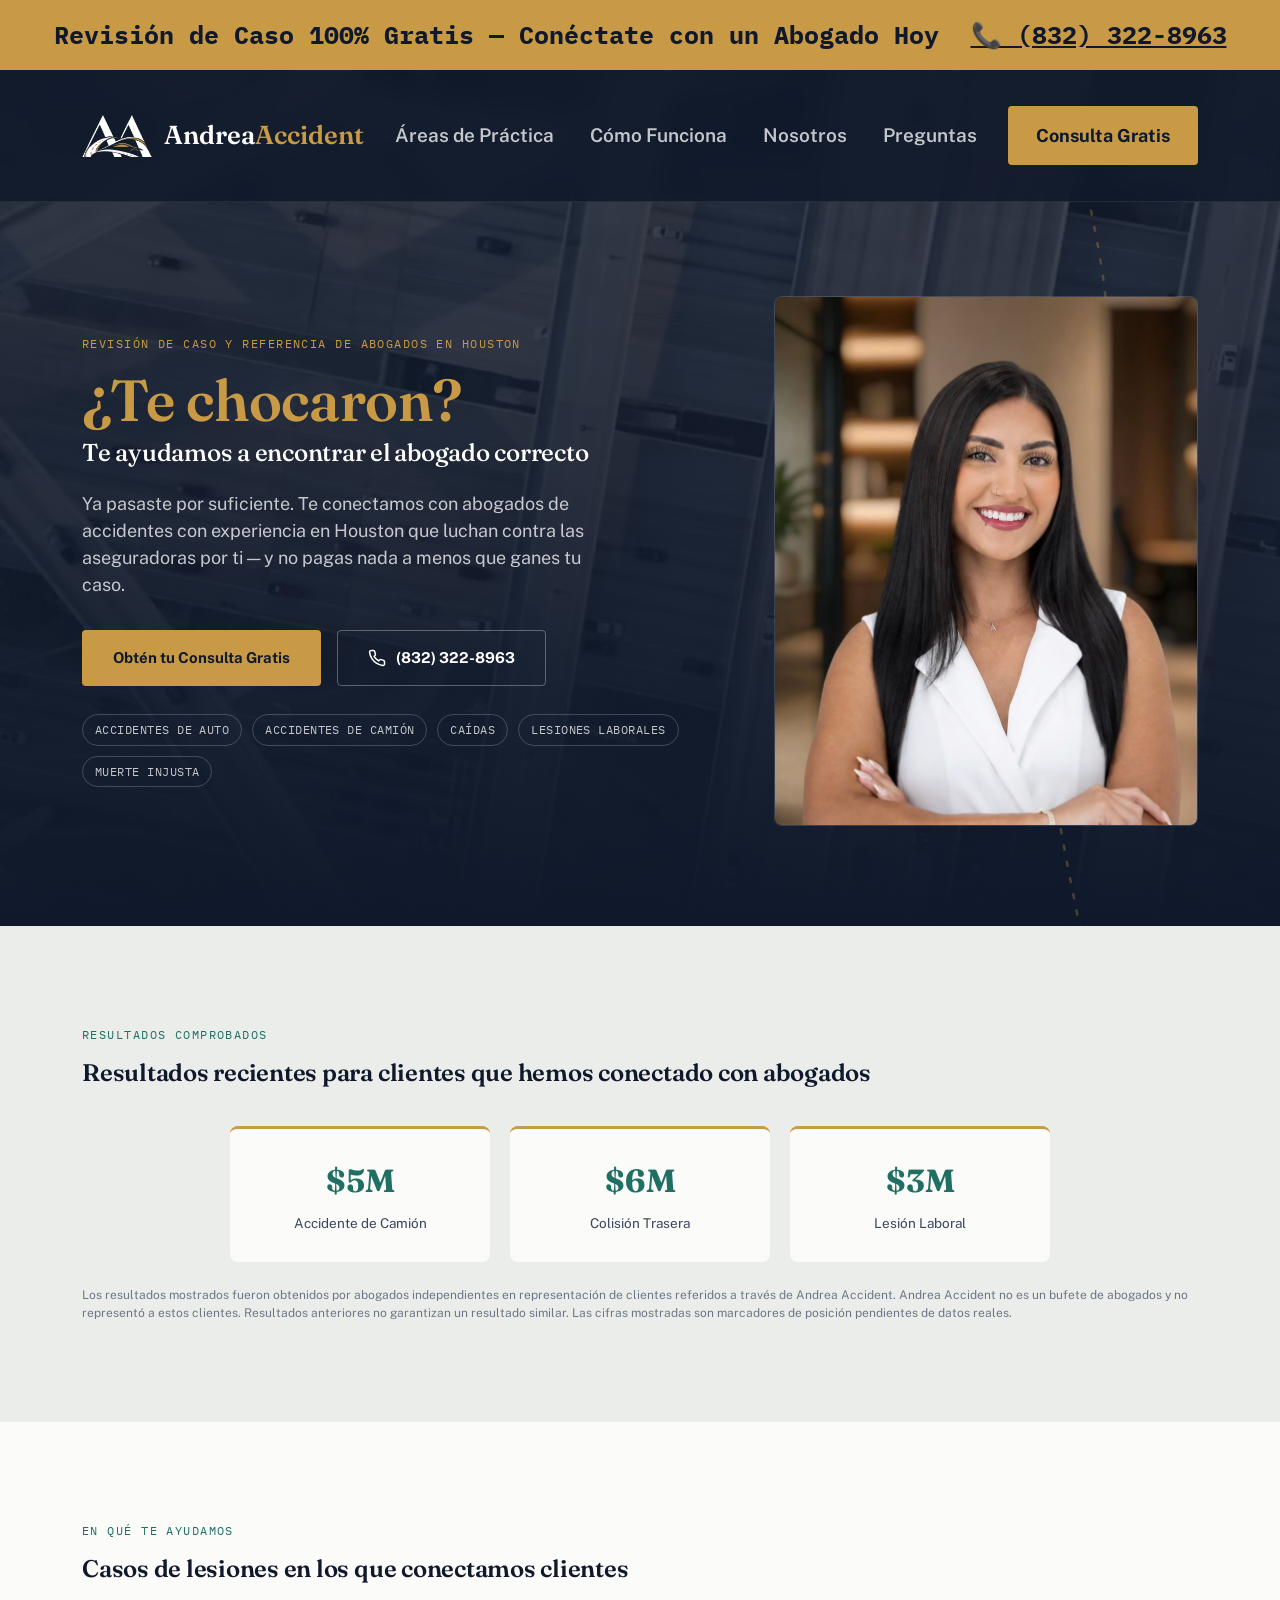
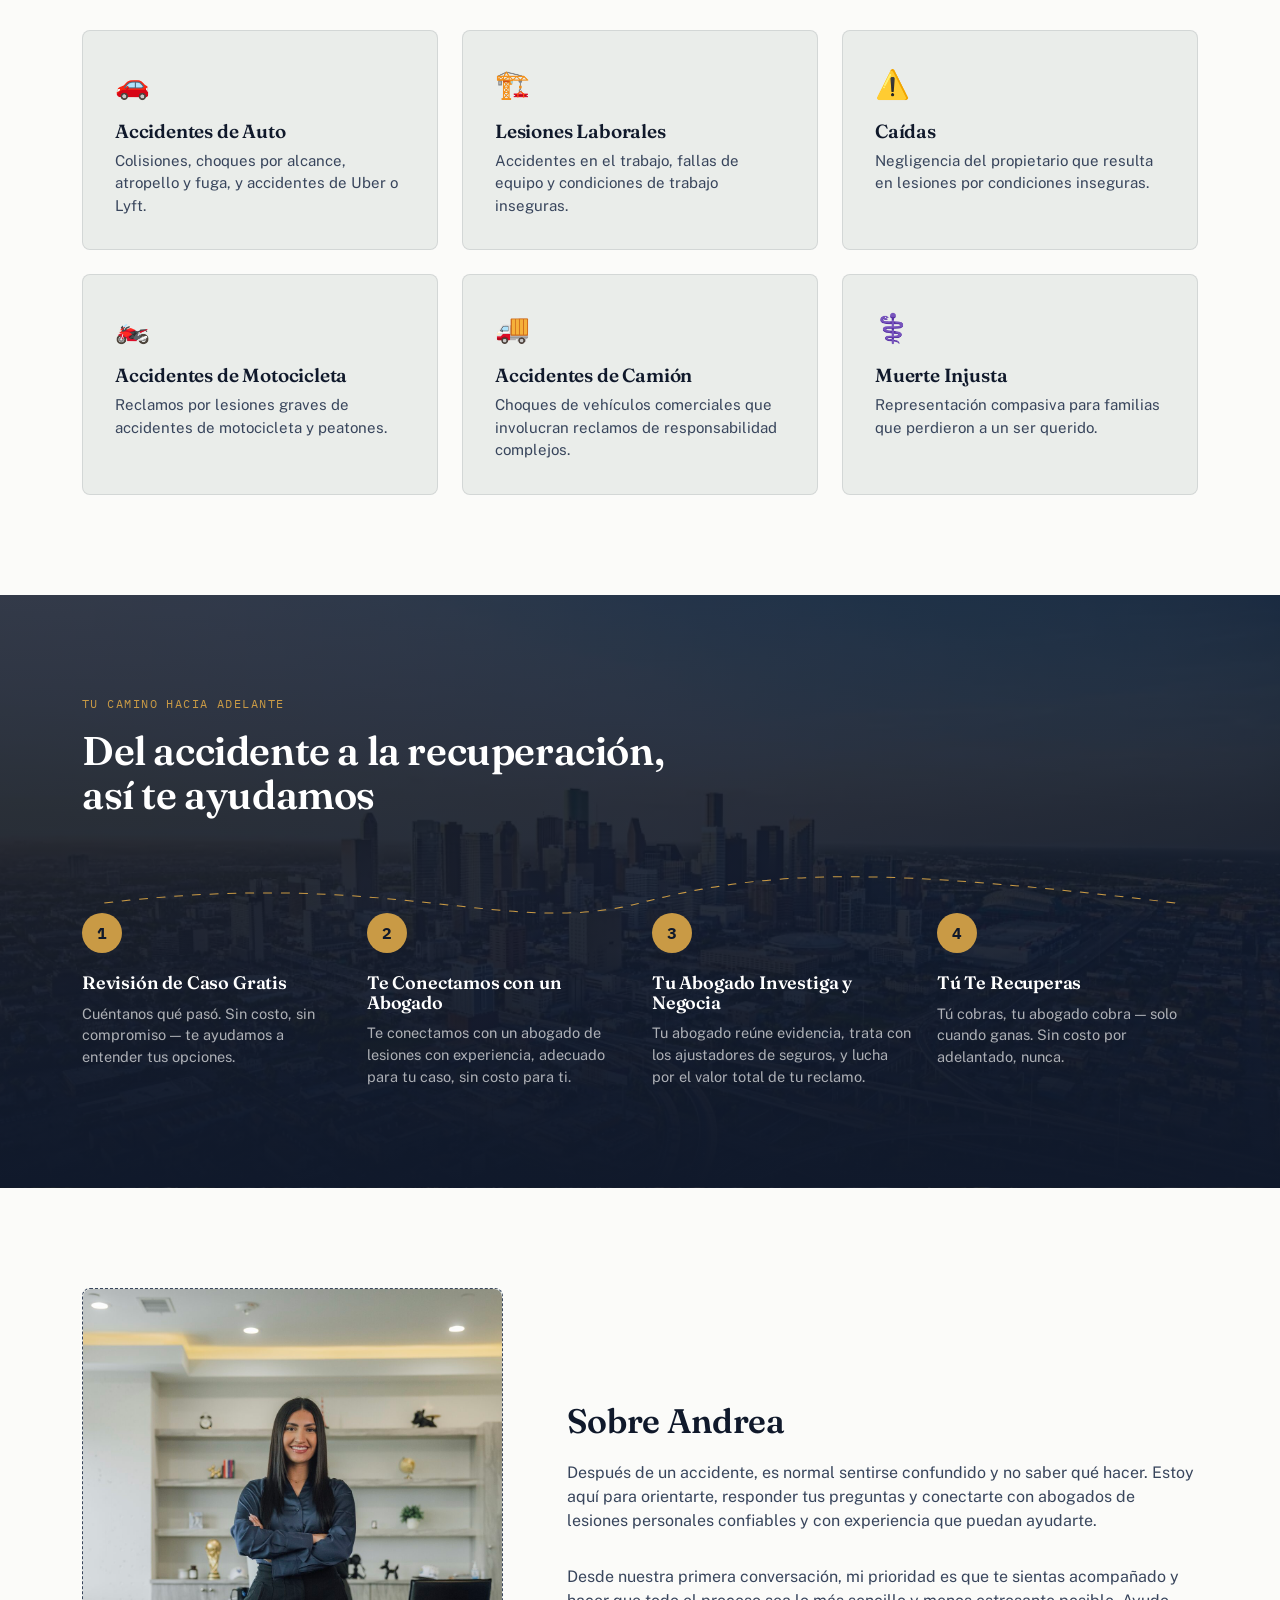
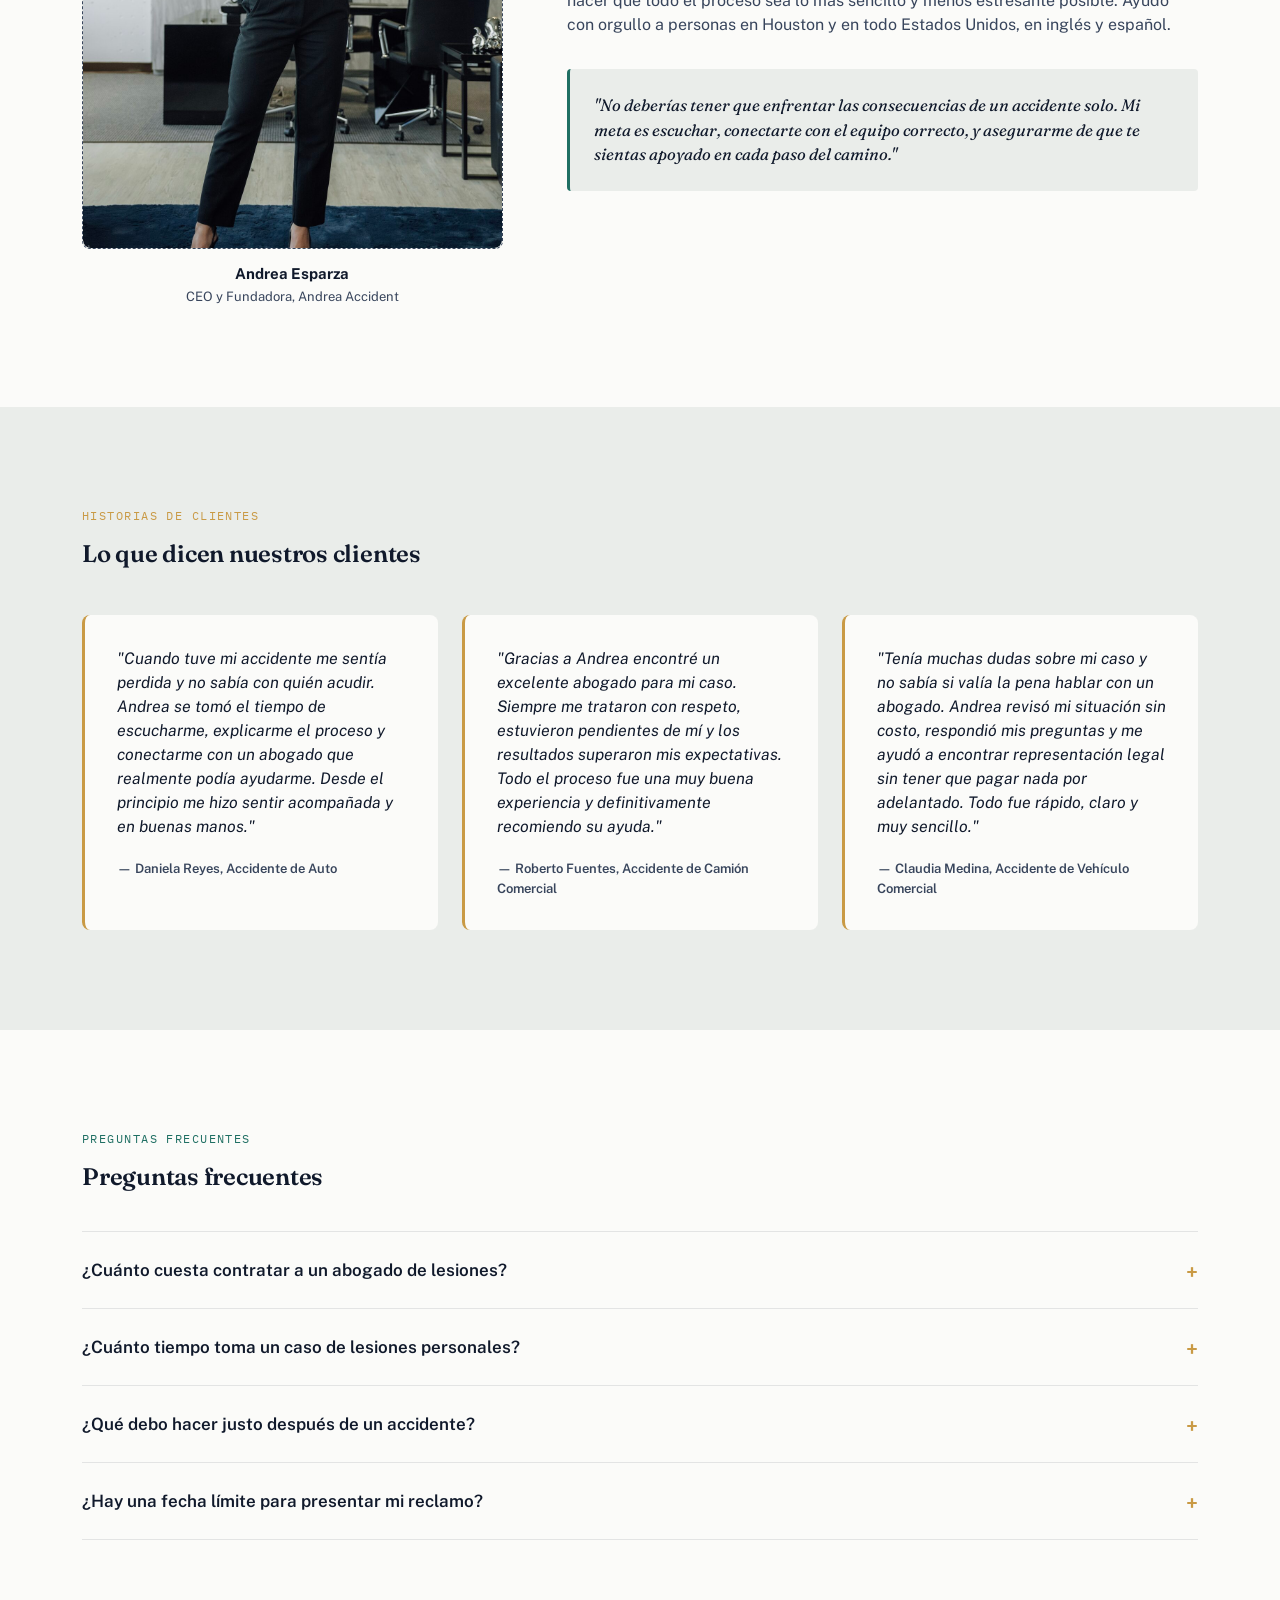
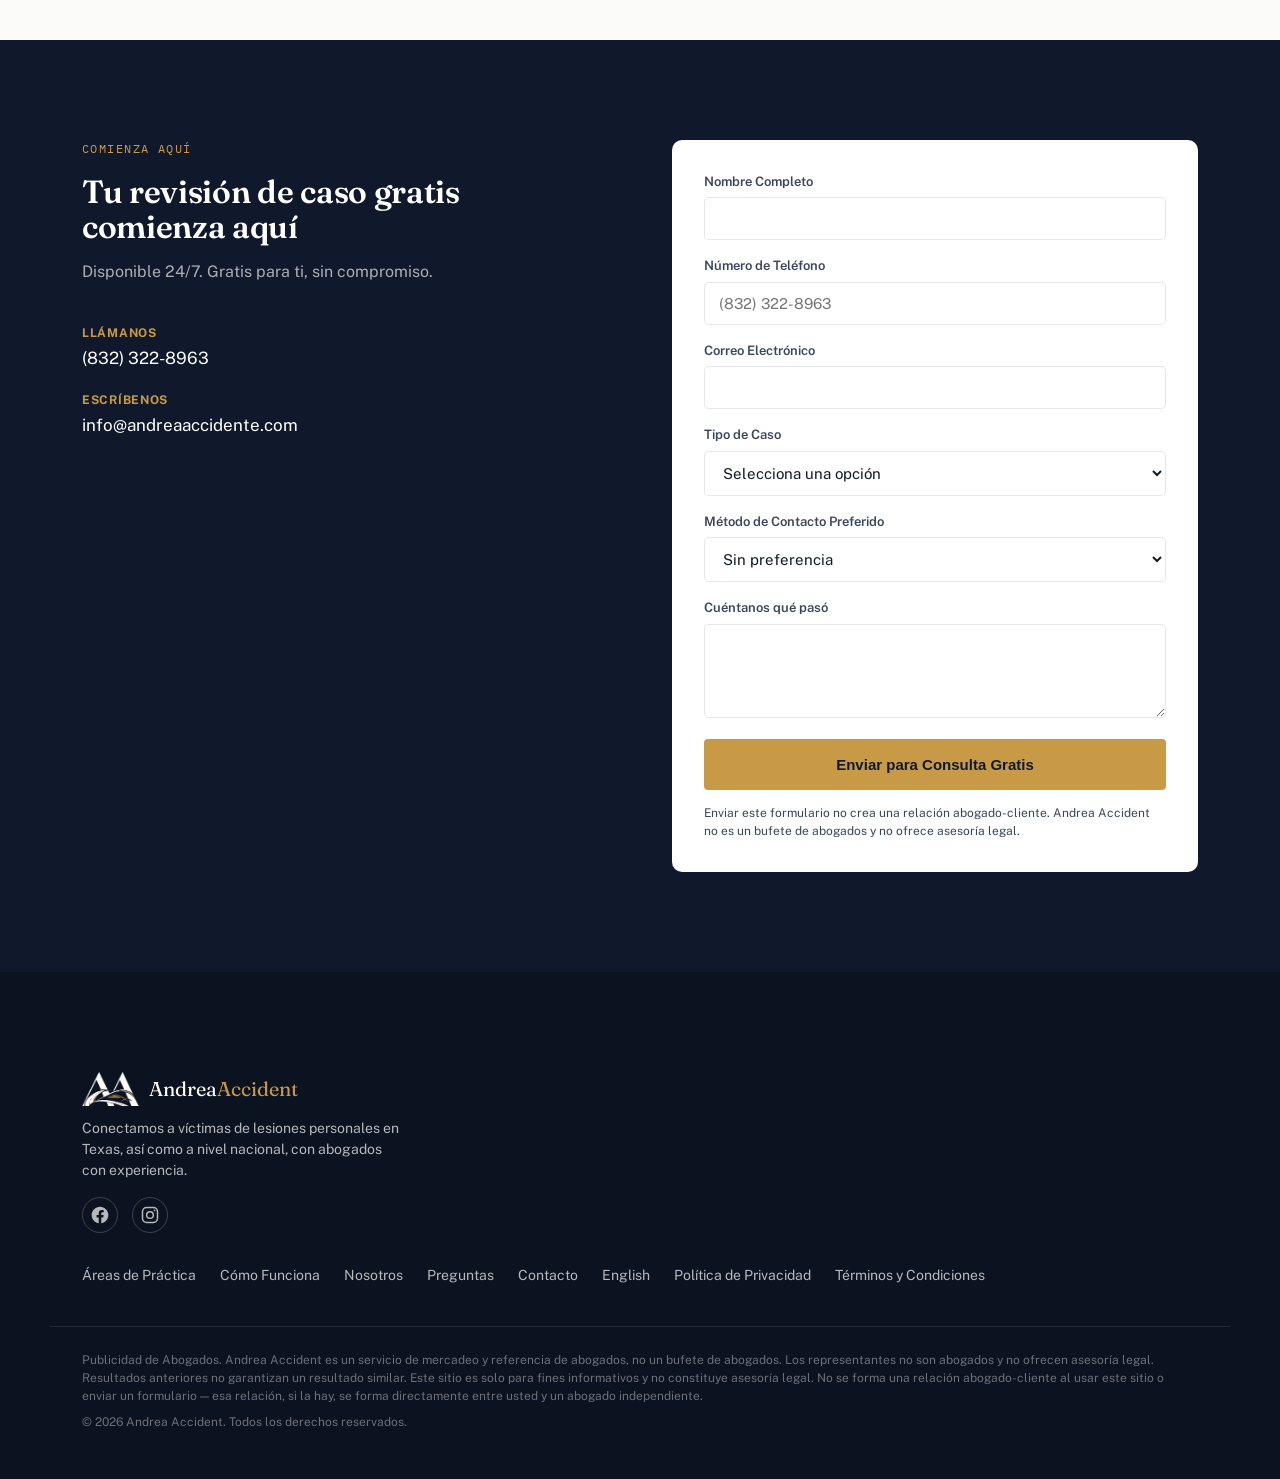
<file: index.html>
<!DOCTYPE html>
<html lang="es">
<head>
<meta charset="UTF-8" />
<meta name="viewport" content="width=device-width, initial-scale=1.0" />
<title>Andrea Accident | Revisión de Caso y Referencia de Abogados, Houston TX</title>
<meta name="description" content="¿Tuviste un accidente en Houston? Obtén una revisión de caso gratis y te conectamos con un abogado de lesiones con experiencia. Sin costo para ti." />
<link rel="preconnect" href="https://fonts.googleapis.com">
<link rel="preconnect" href="https://fonts.gstatic.com" crossorigin>
<link href="https://fonts.googleapis.com/css2?family=Fraunces:opsz,wght@9..144,400;9..144,500;9..144,600;9..144,700&family=Public+Sans:wght@400;500;600;700;800&family=IBM+Plex+Mono:wght@500&display=swap" rel="stylesheet">
<link rel="stylesheet" href="styles.css" />
</head>
<body>

<!-- UTILITY BAR -->
<div class="utility-bar">
  <span>Revisión de Caso 100% Gratis — Conéctate con un Abogado Hoy</span>
  <a href="tel:+18323228963">📞 (832) 322-8963</a>
</div>

<!-- NAV -->
<header class="nav" id="nav">
  <div class="nav-inner">
    <a href="#top" class="nav-logo">
      <img src="assets/logo-icon-white.png" class="logo-icon" alt="" />
      <span class="logo-text">Andrea<span class="logo-accent">Accident</span></span>
    </a>
    <nav class="nav-links">
      <a href="#practice-areas">Áreas de Práctica</a>
      <a href="#journey">Cómo Funciona</a>
      <a href="#about">Nosotros</a>
      <a href="#faq">Preguntas</a>
    </nav>
    <a href="#contact" class="nav-cta">Consulta Gratis</a>
  </div>
</header>

<!-- HERO -->
<section class="hero" id="top">
  <video class="hero-video-bg" autoplay muted loop playsinline poster="assets/hero-video-poster.jpg">
    <source src="assets/hero-bg.mp4" type="video/mp4" />
  </video>
  <div class="hero-video-overlay"></div>
  <div class="hero-inner hero-inner-split">
    <div class="hero-copy">
      <p class="eyebrow">Revisión de Caso y Referencia de Abogados en Houston</p>
      <h1>¿Te chocaron?<br><span class="hero-h1-sub">Te ayudamos a encontrar el abogado correcto</span></h1>
      <p class="hero-sub">Ya pasaste por suficiente. Te conectamos con abogados de accidentes con experiencia en Houston que luchan contra las aseguradoras por ti — y no pagas nada a menos que ganes tu caso.</p>
      <div class="hero-actions">
        <a href="#contact" class="btn btn-primary">Obtén tu Consulta Gratis</a>
        <a href="tel:+18323228963" class="btn btn-ghost">
          <svg width="18" height="18" viewBox="0 0 24 24" fill="none" stroke="currentColor" stroke-width="2"><path d="M22 16.92v3a2 2 0 0 1-2.18 2 19.79 19.79 0 0 1-8.63-3.07 19.5 19.5 0 0 1-6-6 19.79 19.79 0 0 1-3.07-8.67A2 2 0 0 1 4.11 2h3a2 2 0 0 1 2 1.72c.127.96.361 1.903.7 2.81a2 2 0 0 1-.45 2.11L8.09 9.91a16 16 0 0 0 6 6l1.27-1.27a2 2 0 0 1 2.11-.45c.907.339 1.85.573 2.81.7A2 2 0 0 1 22 16.92z"/></svg>
          (832) 322-8963
        </a>
      </div>
      <div class="hero-tags">
        <span>Accidentes de Auto</span><span>Accidentes de Camión</span><span>Caídas</span><span>Lesiones Laborales</span><span>Muerte Injusta</span>
      </div>
    </div>
    <div class="hero-photo">
      <div class="hero-photo-placeholder">
        <img src="assets/andrea-headshot.jpg" alt="Andrea Esparza, CEO y Fundadora de Andrea Accident" />
      </div>
    </div>
  </div>
  <div class="hero-line" aria-hidden="true">
    <svg viewBox="0 0 400 900" preserveAspectRatio="none">
      <path d="M 200 -50 C 150 150, 250 250, 200 450 S 150 650, 200 950" stroke="#C99A45" stroke-width="2" fill="none" stroke-dasharray="6 10"/>
    </svg>
  </div>
</section>

<!-- RECENT RESULTS -->
<section class="results">
  <div class="section-inner">
    <p class="eyebrow eyebrow-dark">Resultados Comprobados</p>
    <h2>Resultados recientes para clientes que hemos conectado con abogados</h2>
    <div class="results-grid">
      <div class="result-card">
        <div class="result-amount">$5M</div>
        <div class="result-type">Accidente de Camión</div>
      </div>
      <div class="result-card">
        <div class="result-amount">$6M</div>
        <div class="result-type">Colisión Trasera</div>
      </div>
      <div class="result-card">
        <div class="result-amount">$3M</div>
        <div class="result-type">Lesión Laboral</div>
      </div>
    </div>
    <p class="results-disclaimer">Los resultados mostrados fueron obtenidos por abogados independientes en representación de clientes referidos a través de Andrea Accident. Andrea Accident no es un bufete de abogados y no representó a estos clientes. Resultados anteriores no garantizan un resultado similar. Las cifras mostradas son marcadores de posición pendientes de datos reales.</p>
  </div>
</section>

<!-- PRACTICE AREAS -->
<section class="practice-areas" id="practice-areas">
  <div class="section-inner">
    <p class="eyebrow eyebrow-dark">En Qué Te Ayudamos</p>
    <h2>Casos de lesiones en los que conectamos clientes</h2>
    <div class="cards-grid">
      <div class="card">
        <div class="card-icon">🚗</div>
        <h3>Accidentes de Auto</h3>
        <p>Colisiones, choques por alcance, atropello y fuga, y accidentes de Uber o Lyft.</p>
      </div>
      <div class="card">
        <div class="card-icon">🏗️</div>
        <h3>Lesiones Laborales</h3>
        <p>Accidentes en el trabajo, fallas de equipo y condiciones de trabajo inseguras.</p>
      </div>
      <div class="card">
        <div class="card-icon">⚠️</div>
        <h3>Caídas</h3>
        <p>Negligencia del propietario que resulta en lesiones por condiciones inseguras.</p>
      </div>
      <div class="card">
        <div class="card-icon">🏍️</div>
        <h3>Accidentes de Motocicleta</h3>
        <p>Reclamos por lesiones graves de accidentes de motocicleta y peatones.</p>
      </div>
      <div class="card">
        <div class="card-icon">🚚</div>
        <h3>Accidentes de Camión</h3>
        <p>Choques de vehículos comerciales que involucran reclamos de responsabilidad complejos.</p>
      </div>
      <div class="card">
        <div class="card-icon">⚕️</div>
        <h3>Muerte Injusta</h3>
        <p>Representación compasiva para familias que perdieron a un ser querido.</p>
      </div>
    </div>
  </div>
</section>

<!-- CASE JOURNEY -->
<section class="journey" id="journey">
  <div class="section-inner">
    <p class="eyebrow">Tu Camino Hacia Adelante</p>
    <h2 class="journey-title">Del accidente a la recuperación, así te ayudamos</h2>
    <div class="journey-track">
      <svg class="journey-svg" viewBox="0 0 1000 120" preserveAspectRatio="none" aria-hidden="true">
        <path d="M 20 60 C 280 -10, 380 130, 500 60 S 720 -10, 980 60" stroke="#C99A45" stroke-width="2" fill="none" stroke-dasharray="8 8"/>
      </svg>
      <div class="journey-steps">
        <div class="step">
          <div class="step-marker">1</div>
          <h3>Revisión de Caso Gratis</h3>
          <p>Cuéntanos qué pasó. Sin costo, sin compromiso — te ayudamos a entender tus opciones.</p>
        </div>
        <div class="step">
          <div class="step-marker">2</div>
          <h3>Te Conectamos con un Abogado</h3>
          <p>Te conectamos con un abogado de lesiones con experiencia, adecuado para tu caso, sin costo para ti.</p>
        </div>
        <div class="step">
          <div class="step-marker">3</div>
          <h3>Tu Abogado Investiga y Negocia</h3>
          <p>Tu abogado reúne evidencia, trata con los ajustadores de seguros, y lucha por el valor total de tu reclamo.</p>
        </div>
        <div class="step">
          <div class="step-marker">4</div>
          <h3>Tú Te Recuperas</h3>
          <p>Tú cobras, tu abogado cobra — solo cuando ganas. Sin costo por adelantado, nunca.</p>
        </div>
      </div>
    </div>
  </div>
</section>

<!-- ABOUT -->
<section class="about" id="about">
  <div class="section-inner about-grid">
    <div class="about-photo">
      <div class="photo-placeholder">
        <img src="assets/team-photo-opt.jpg" alt="Andrea Esparza, equipo de Andrea Accident" />
      </div>
      <p class="about-photo-caption"><strong>Andrea Esparza</strong>CEO y Fundadora, Andrea Accident</p>
    </div>
    <div class="about-content">
      <h2>Sobre Andrea</h2>
      <p class="about-text">Después de un accidente, es normal sentirse confundido y no saber qué hacer. Estoy aquí para orientarte, responder tus preguntas y conectarte con abogados de lesiones personales confiables y con experiencia que puedan ayudarte.</p>
      <p class="about-text">Desde nuestra primera conversación, mi prioridad es que te sientas acompañado y hacer que todo el proceso sea lo más sencillo y menos estresante posible. Ayudo con orgullo a personas en Houston y en todo Estados Unidos, en inglés y español.</p>
      <blockquote class="attorney-quote">
        "No deberías tener que enfrentar las consecuencias de un accidente solo. Mi meta es escuchar, conectarte con el equipo correcto, y asegurarme de que te sientas apoyado en cada paso del camino."
      </blockquote>
    </div>
  </div>
</section>

<!-- TESTIMONIALS -->
<section class="testimonials">
  <div class="section-inner">
    <p class="eyebrow">Historias de Clientes</p>
    <h2>Lo que dicen nuestros clientes</h2>
    <div class="testimonial-grid">
      <div class="testimonial-card">
        <p>"Cuando tuve mi accidente me sentía perdida y no sabía con quién acudir. Andrea se tomó el tiempo de escucharme, explicarme el proceso y conectarme con un abogado que realmente podía ayudarme. Desde el principio me hizo sentir acompañada y en buenas manos."</p>
        <div class="testimonial-author">— Daniela Reyes, Accidente de Auto</div>
      </div>
      <div class="testimonial-card">
        <p>"Gracias a Andrea encontré un excelente abogado para mi caso. Siempre me trataron con respeto, estuvieron pendientes de mí y los resultados superaron mis expectativas. Todo el proceso fue una muy buena experiencia y definitivamente recomiendo su ayuda."</p>
        <div class="testimonial-author">— Roberto Fuentes, Accidente de Camión Comercial</div>
      </div>
      <div class="testimonial-card">
        <p>"Tenía muchas dudas sobre mi caso y no sabía si valía la pena hablar con un abogado. Andrea revisó mi situación sin costo, respondió mis preguntas y me ayudó a encontrar representación legal sin tener que pagar nada por adelantado. Todo fue rápido, claro y muy sencillo."</p>
        <div class="testimonial-author">— Claudia Medina, Accidente de Vehículo Comercial</div>
      </div>
    </div>
  </div>
</section>

<!-- FAQ -->
<section class="faq" id="faq">
  <div class="section-inner">
    <p class="eyebrow eyebrow-dark">Preguntas Frecuentes</p>
    <h2>Preguntas frecuentes</h2>
    <div class="faq-list">
      <div class="faq-item">
        <button class="faq-question">
          ¿Cuánto cuesta contratar a un abogado de lesiones?
          <span class="faq-toggle">+</span>
        </button>
        <div class="faq-answer"><p>Nada por adelantado. Los abogados con los que te conectamos generalmente trabajan por contingencia, lo que significa que solo cobran un porcentaje de tu acuerdo si ganan tu caso. Nuestro servicio de revisión y conexión siempre es gratis para ti.</p></div>
      </div>
      <div class="faq-item">
        <button class="faq-question">
          ¿Cuánto tiempo toma un caso de lesiones personales?
          <span class="faq-toggle">+</span>
        </button>
        <div class="faq-answer"><p>Depende de la complejidad del caso. Una vez que te conectes con un abogado, él te dará un cronograma realista basado en los detalles específicos de tu situación.</p></div>
      </div>
      <div class="faq-item">
        <button class="faq-question">
          ¿Qué debo hacer justo después de un accidente?
          <span class="faq-toggle">+</span>
        </button>
        <div class="faq-answer"><p>Primero busca atención médica, documenta la escena si puedes, y evita dar declaraciones grabadas a las aseguradoras antes de hablar con un abogado.</p></div>
      </div>
      <div class="faq-item">
        <button class="faq-question">
          ¿Hay una fecha límite para presentar mi reclamo?
          <span class="faq-toggle">+</span>
        </button>
        <div class="faq-answer"><p>Sí — la ley de Texas establece fechas límite para presentar reclamos de lesiones personales. Mientras antes te conectes con un abogado, más opciones tendrás. No esperes para contactarnos y obtener tu revisión de caso gratis.</p></div>
      </div>
    </div>
  </div>
</section>

<!-- CONTACT -->
<section class="contact" id="contact">
  <div class="section-inner contact-grid">
    <div class="contact-info">
      <p class="eyebrow">Comienza Aquí</p>
      <h2>Tu revisión de caso gratis comienza aquí</h2>
      <p class="contact-sub">Disponible 24/7. Gratis para ti, sin compromiso.</p>
      <div class="contact-detail">
        <strong>Llámanos</strong>
        <a href="tel:+18323228963">(832) 322-8963</a>
      </div>
      <div class="contact-detail">
        <strong>Escríbenos</strong>
        <a href="mailto:info@andreaaccidente.com">info@andreaaccidente.com</a>
      </div>
    </div>
    <form class="contact-form" id="contact-form" action="https://formspree.io/f/xbgrnzov" method="POST">
      <input type="hidden" name="_subject" value="Nueva Revisión de Caso — Andrea Accident (sitio en español)" />
      <input type="hidden" name="site" value="andreaaccidente.com" />
      <label>Nombre Completo<input type="text" name="name" required /></label>
      <label>Número de Teléfono<input type="tel" name="phone" required placeholder="(832) 322-8963" /></label>
      <label>Correo Electrónico<input type="email" name="email" required /></label>
      <label>Tipo de Caso
        <select name="case_type" required>
          <option value="">Selecciona una opción</option>
          <option>Accidente de Auto</option>
          <option>Accidente de Camión</option>
          <option>Accidente de Motocicleta</option>
          <option>Caída</option>
          <option>Lesión Laboral</option>
          <option>Muerte Injusta</option>
          <option>Otro</option>
        </select>
      </label>
      <label>Método de Contacto Preferido
        <select name="contact_method">
          <option value="">Sin preferencia</option>
          <option>Llamada</option>
          <option>Mensaje de Texto</option>
          <option>Correo Electrónico</option>
        </select>
      </label>
      <label>Cuéntanos qué pasó<textarea name="message" rows="4" required></textarea></label>
      <button type="submit" class="btn btn-primary btn-full">Enviar para Consulta Gratis</button>
      <p class="form-disclaimer">Enviar este formulario no crea una relación abogado-cliente. Andrea Accident no es un bufete de abogados y no ofrece asesoría legal.</p>
    </form>
  </div>
</section>

<!-- FOOTER -->
<footer class="footer">
  <div class="section-inner footer-grid">
    <div>
      <div class="footer-logo">
        <img src="assets/logo-icon-white.png" class="logo-icon" alt="" />
        <span class="logo-text">Andrea<span class="logo-accent">Accident</span></span>
      </div>
      <p>Conectamos a víctimas de lesiones personales en Texas, así como a nivel nacional, con abogados con experiencia.</p>
      <div class="footer-social">
        <a href="https://facebook.com/andrea.esparza.146" target="_blank" rel="noopener" aria-label="Facebook">
          <svg width="20" height="20" viewBox="0 0 24 24" fill="currentColor"><path d="M22 12.06C22 6.5 17.52 2 12 2S2 6.5 2 12.06c0 5.02 3.66 9.18 8.44 9.94v-7.03H7.9v-2.91h2.54V9.85c0-2.51 1.49-3.9 3.77-3.9 1.09 0 2.24.2 2.24.2v2.46h-1.26c-1.24 0-1.63.77-1.63 1.56v1.88h2.78l-.44 2.91h-2.34V22c4.78-.76 8.44-4.92 8.44-9.94z"/></svg>
        </a>
        <a href="https://instagram.com/e.andreaa" target="_blank" rel="noopener" aria-label="Instagram">
          <svg width="20" height="20" viewBox="0 0 24 24" fill="none" stroke="currentColor" stroke-width="1.8"><rect x="3" y="3" width="18" height="18" rx="5"/><circle cx="12" cy="12" r="4"/><circle cx="17.5" cy="6.5" r="1" fill="currentColor" stroke="none"/></svg>
        </a>
      </div>
    </div>
    <div class="footer-links">
      <a href="#practice-areas">Áreas de Práctica</a>
      <a href="#journey">Cómo Funciona</a>
      <a href="#about">Nosotros</a>
      <a href="#faq">Preguntas</a>
      <a href="#contact">Contacto</a>
      <a href="https://andreaaccident.com">English</a>
      <a href="/politica-de-privacidad.html">Política de Privacidad</a>
      <a href="/terminos.html">Términos y Condiciones</a>
    </div>
  </div>
  <div class="footer-legal">
    <p>Publicidad de Abogados. Andrea Accident es un servicio de mercadeo y referencia de abogados, no un bufete de abogados. Los representantes no son abogados y no ofrecen asesoría legal. Resultados anteriores no garantizan un resultado similar. Este sitio es solo para fines informativos y no constituye asesoría legal. No se forma una relación abogado-cliente al usar este sitio o enviar un formulario — esa relación, si la hay, se forma directamente entre usted y un abogado independiente.</p>
    <p>&copy; <span id="year"></span> Andrea Accident. Todos los derechos reservados.</p>
  </div>
</footer>

<script src="script.js"></script>
</body>
</html>
</file>
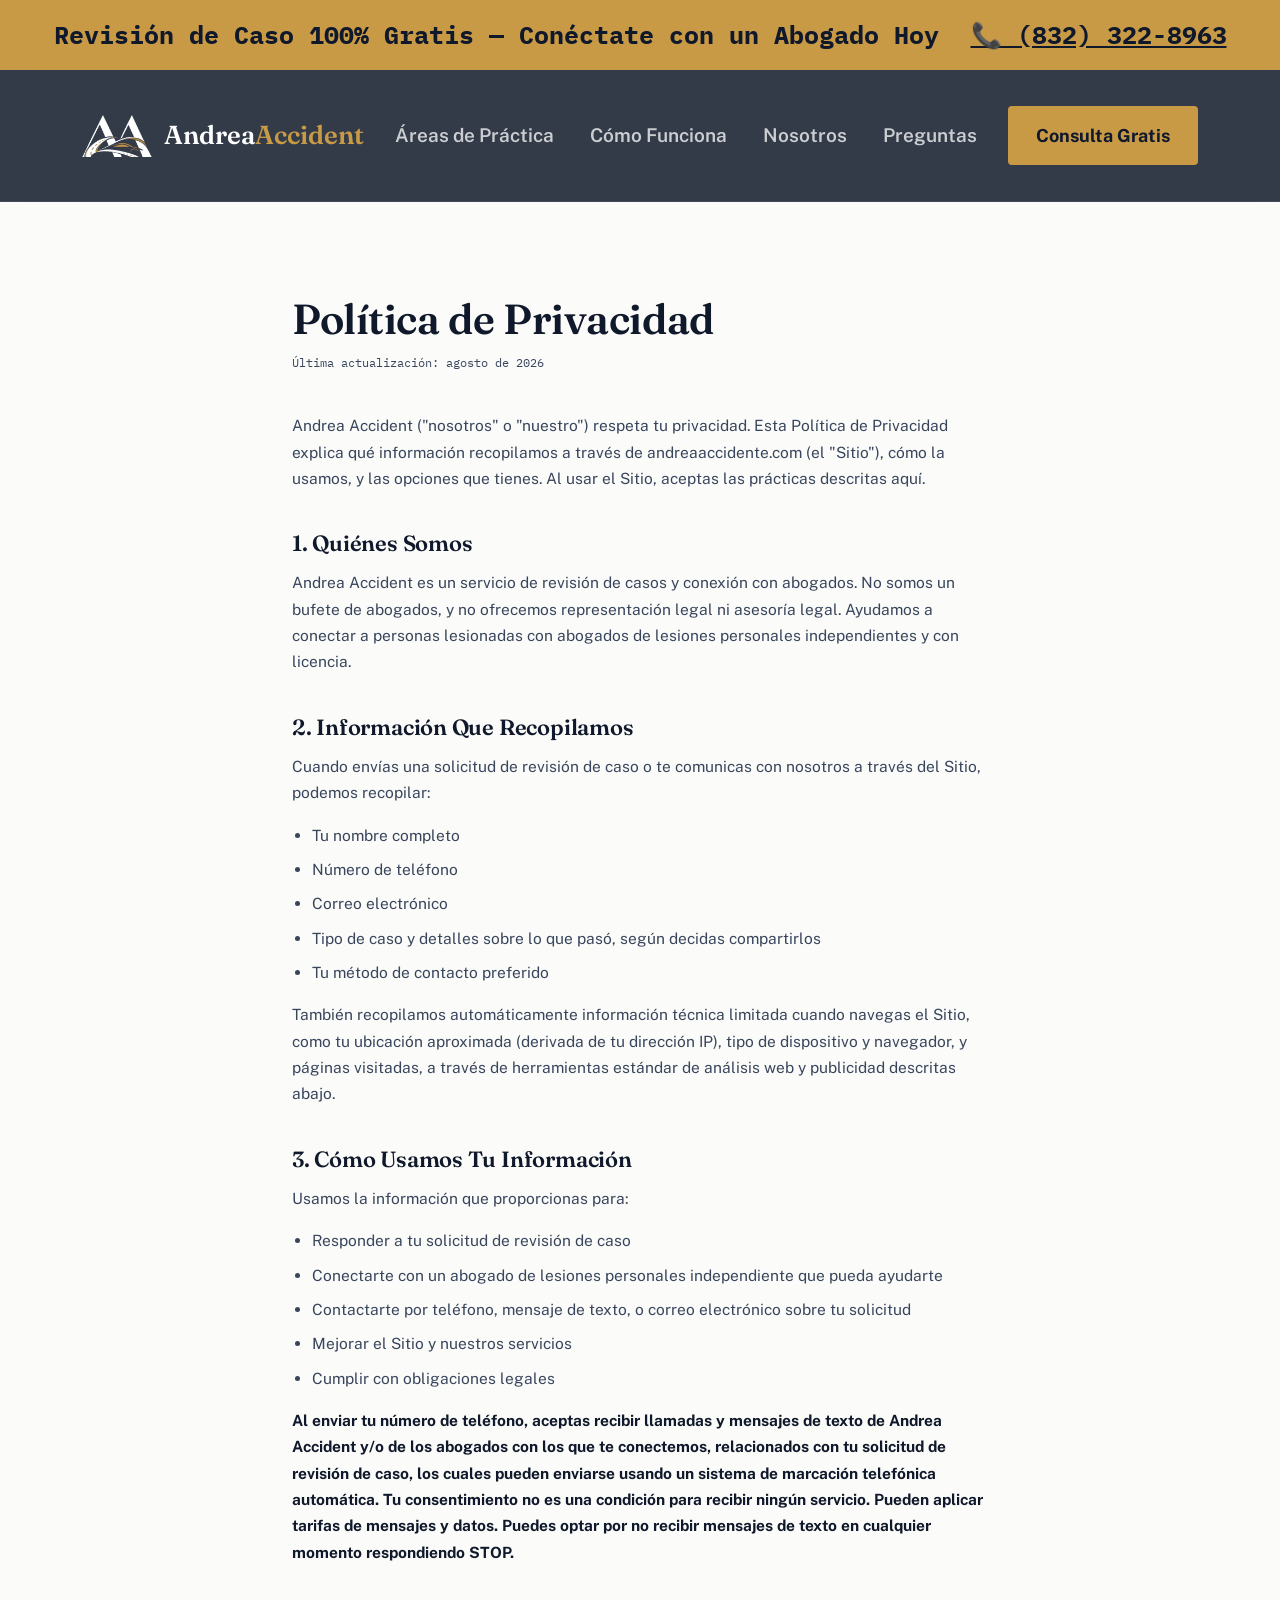
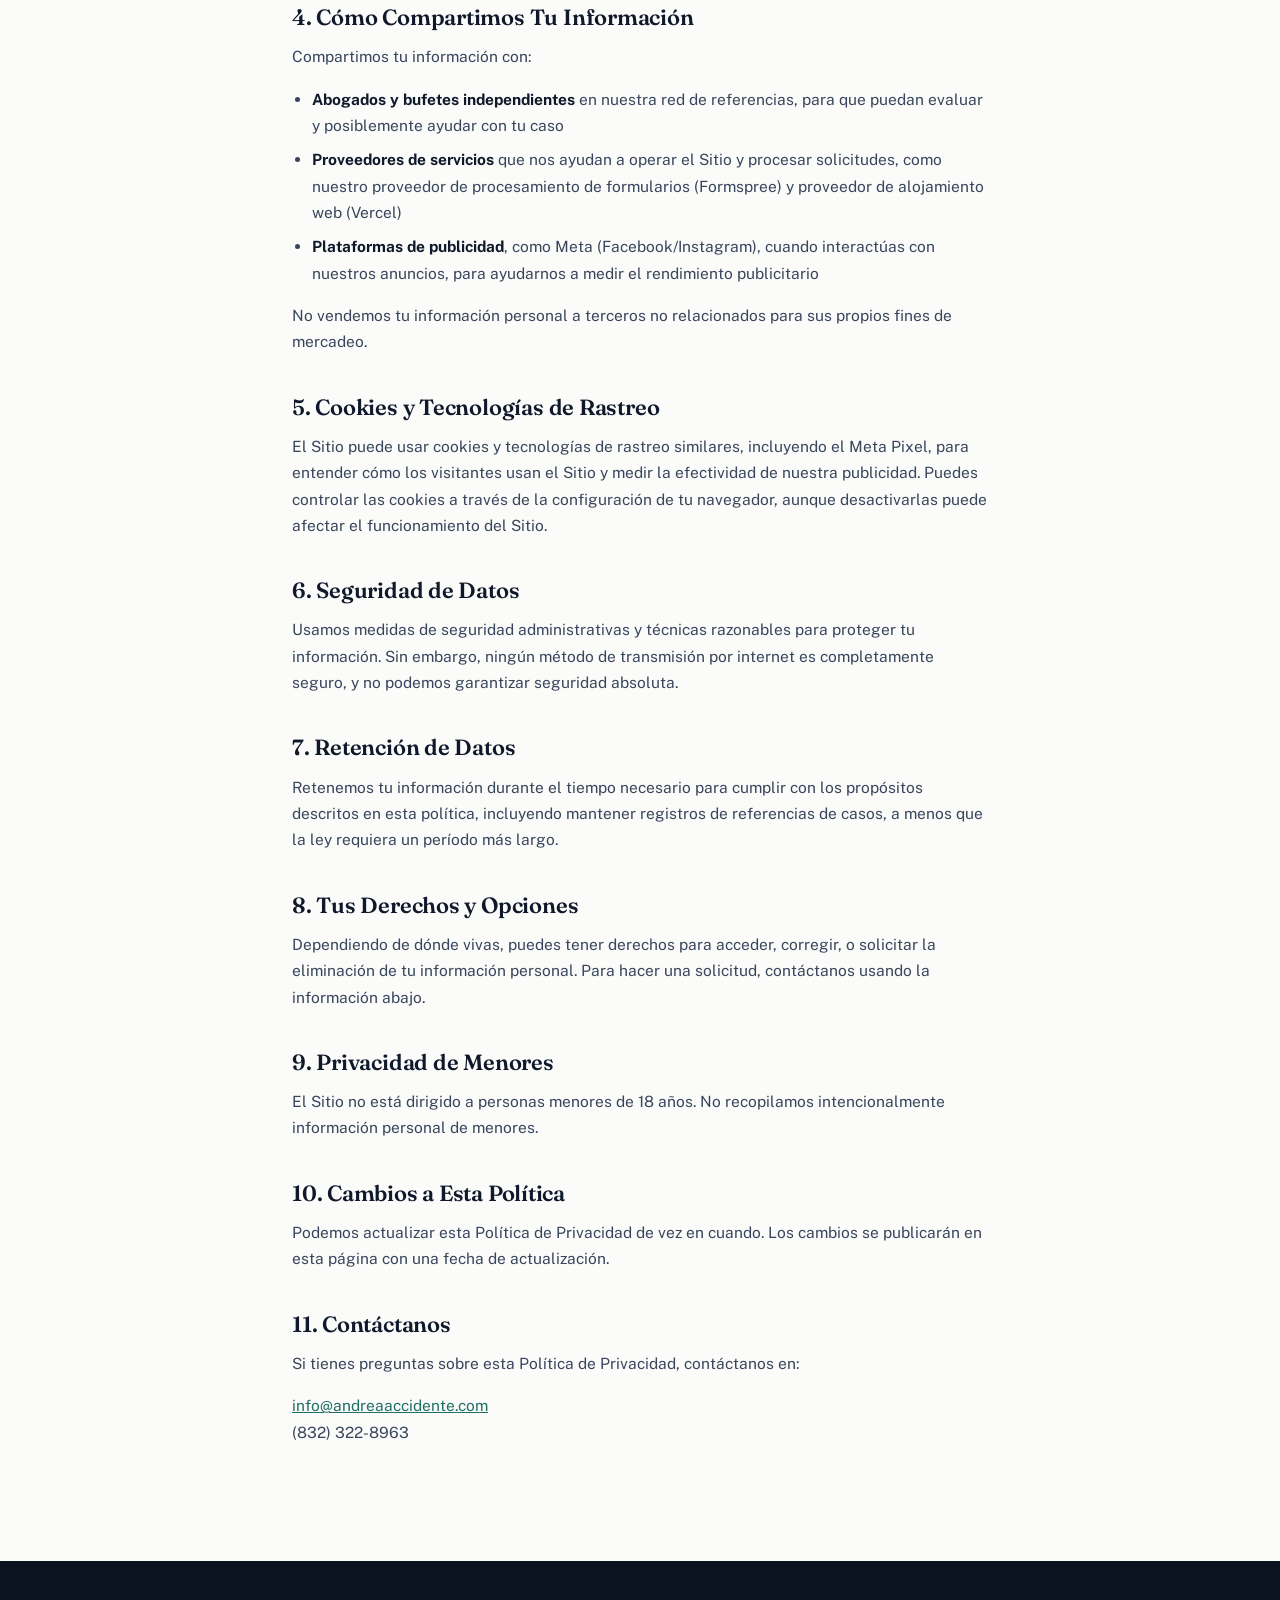
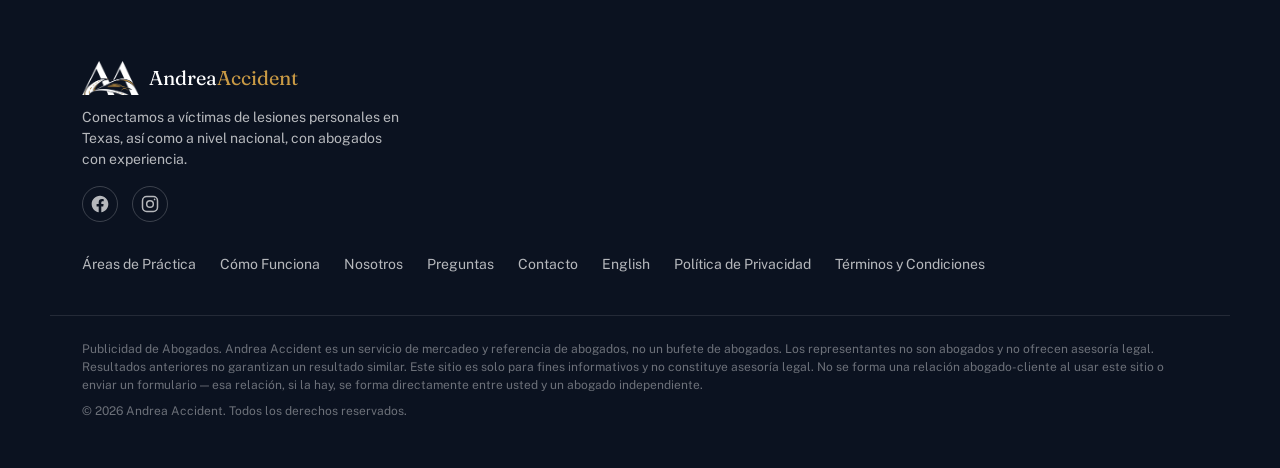
<file: politica-de-privacidad.html>
<!DOCTYPE html>
<html lang="es">
<head>
<meta charset="UTF-8" />
<meta name="viewport" content="width=device-width, initial-scale=1.0" />
<title>Política de Privacidad | Andrea Accident</title>
<meta name="description" content="Política de Privacidad de Andrea Accident — cómo recopilamos, usamos y protegemos tu información." />
<link rel="preconnect" href="https://fonts.googleapis.com">
<link rel="preconnect" href="https://fonts.gstatic.com" crossorigin>
<link href="https://fonts.googleapis.com/css2?family=Fraunces:opsz,wght@9..144,400;9..144,500;9..144,600;9..144,700&family=Public+Sans:wght@400;500;600;700;800&family=IBM+Plex+Mono:wght@500&display=swap" rel="stylesheet">
<link rel="stylesheet" href="styles.css" />
</head>
<body class="legal-page">

<!-- UTILITY BAR -->
<div class="utility-bar">
  <span>Revisión de Caso 100% Gratis — Conéctate con un Abogado Hoy</span>
  <a href="tel:+18323228963">📞 (832) 322-8963</a>
</div>

<!-- NAV -->
<header class="nav" id="nav">
  <div class="nav-inner">
    <a href="/" class="nav-logo">
      <img src="assets/logo-icon-white.png" class="logo-icon" alt="" />
      <span class="logo-text">Andrea<span class="logo-accent">Accident</span></span>
    </a>
    <nav class="nav-links">
      <a href="/#practice-areas">Áreas de Práctica</a>
      <a href="/#journey">Cómo Funciona</a>
      <a href="/#about">Nosotros</a>
      <a href="/#faq">Preguntas</a>
    </nav>
    <a href="/#contact" class="nav-cta">Consulta Gratis</a>
  </div>
</header>

<div class="legal-content">
  <h1>Política de Privacidad</h1>
  <span class="legal-updated">Última actualización: agosto de 2026</span>

  <p>Andrea Accident ("nosotros" o "nuestro") respeta tu privacidad. Esta Política de Privacidad explica qué información recopilamos a través de andreaaccidente.com (el "Sitio"), cómo la usamos, y las opciones que tienes. Al usar el Sitio, aceptas las prácticas descritas aquí.</p>

  <h2>1. Quiénes Somos</h2>
  <p>Andrea Accident es un servicio de revisión de casos y conexión con abogados. No somos un bufete de abogados, y no ofrecemos representación legal ni asesoría legal. Ayudamos a conectar a personas lesionadas con abogados de lesiones personales independientes y con licencia.</p>

  <h2>2. Información Que Recopilamos</h2>
  <p>Cuando envías una solicitud de revisión de caso o te comunicas con nosotros a través del Sitio, podemos recopilar:</p>
  <ul>
    <li>Tu nombre completo</li>
    <li>Número de teléfono</li>
    <li>Correo electrónico</li>
    <li>Tipo de caso y detalles sobre lo que pasó, según decidas compartirlos</li>
    <li>Tu método de contacto preferido</li>
  </ul>
  <p>También recopilamos automáticamente información técnica limitada cuando navegas el Sitio, como tu ubicación aproximada (derivada de tu dirección IP), tipo de dispositivo y navegador, y páginas visitadas, a través de herramientas estándar de análisis web y publicidad descritas abajo.</p>

  <h2>3. Cómo Usamos Tu Información</h2>
  <p>Usamos la información que proporcionas para:</p>
  <ul>
    <li>Responder a tu solicitud de revisión de caso</li>
    <li>Conectarte con un abogado de lesiones personales independiente que pueda ayudarte</li>
    <li>Contactarte por teléfono, mensaje de texto, o correo electrónico sobre tu solicitud</li>
    <li>Mejorar el Sitio y nuestros servicios</li>
    <li>Cumplir con obligaciones legales</li>
  </ul>
  <p><strong>Al enviar tu número de teléfono, aceptas recibir llamadas y mensajes de texto de Andrea Accident y/o de los abogados con los que te conectemos, relacionados con tu solicitud de revisión de caso, los cuales pueden enviarse usando un sistema de marcación telefónica automática. Tu consentimiento no es una condición para recibir ningún servicio. Pueden aplicar tarifas de mensajes y datos. Puedes optar por no recibir mensajes de texto en cualquier momento respondiendo STOP.</strong></p>

  <h2>4. Cómo Compartimos Tu Información</h2>
  <p>Compartimos tu información con:</p>
  <ul>
    <li><strong>Abogados y bufetes independientes</strong> en nuestra red de referencias, para que puedan evaluar y posiblemente ayudar con tu caso</li>
    <li><strong>Proveedores de servicios</strong> que nos ayudan a operar el Sitio y procesar solicitudes, como nuestro proveedor de procesamiento de formularios (Formspree) y proveedor de alojamiento web (Vercel)</li>
    <li><strong>Plataformas de publicidad</strong>, como Meta (Facebook/Instagram), cuando interactúas con nuestros anuncios, para ayudarnos a medir el rendimiento publicitario</li>
  </ul>
  <p>No vendemos tu información personal a terceros no relacionados para sus propios fines de mercadeo.</p>

  <h2>5. Cookies y Tecnologías de Rastreo</h2>
  <p>El Sitio puede usar cookies y tecnologías de rastreo similares, incluyendo el Meta Pixel, para entender cómo los visitantes usan el Sitio y medir la efectividad de nuestra publicidad. Puedes controlar las cookies a través de la configuración de tu navegador, aunque desactivarlas puede afectar el funcionamiento del Sitio.</p>

  <h2>6. Seguridad de Datos</h2>
  <p>Usamos medidas de seguridad administrativas y técnicas razonables para proteger tu información. Sin embargo, ningún método de transmisión por internet es completamente seguro, y no podemos garantizar seguridad absoluta.</p>

  <h2>7. Retención de Datos</h2>
  <p>Retenemos tu información durante el tiempo necesario para cumplir con los propósitos descritos en esta política, incluyendo mantener registros de referencias de casos, a menos que la ley requiera un período más largo.</p>

  <h2>8. Tus Derechos y Opciones</h2>
  <p>Dependiendo de dónde vivas, puedes tener derechos para acceder, corregir, o solicitar la eliminación de tu información personal. Para hacer una solicitud, contáctanos usando la información abajo.</p>

  <h2>9. Privacidad de Menores</h2>
  <p>El Sitio no está dirigido a personas menores de 18 años. No recopilamos intencionalmente información personal de menores.</p>

  <h2>10. Cambios a Esta Política</h2>
  <p>Podemos actualizar esta Política de Privacidad de vez en cuando. Los cambios se publicarán en esta página con una fecha de actualización.</p>

  <h2>11. Contáctanos</h2>
  <p>Si tienes preguntas sobre esta Política de Privacidad, contáctanos en:</p>
  <p><a href="mailto:info@andreaaccidente.com">info@andreaaccidente.com</a><br />(832) 322-8963</p>
</div>

<!-- FOOTER -->
<footer class="footer">
  <div class="section-inner footer-grid">
    <div>
      <div class="footer-logo">
        <img src="assets/logo-icon-white.png" class="logo-icon" alt="" />
        <span class="logo-text">Andrea<span class="logo-accent">Accident</span></span>
      </div>
      <p>Conectamos a víctimas de lesiones personales en Texas, así como a nivel nacional, con abogados con experiencia.</p>
      <div class="footer-social">
        <a href="https://facebook.com/andrea.esparza.146" target="_blank" rel="noopener" aria-label="Facebook">
          <svg width="20" height="20" viewBox="0 0 24 24" fill="currentColor"><path d="M22 12.06C22 6.5 17.52 2 12 2S2 6.5 2 12.06c0 5.02 3.66 9.18 8.44 9.94v-7.03H7.9v-2.91h2.54V9.85c0-2.51 1.49-3.9 3.77-3.9 1.09 0 2.24.2 2.24.2v2.46h-1.26c-1.24 0-1.63.77-1.63 1.56v1.88h2.78l-.44 2.91h-2.34V22c4.78-.76 8.44-4.92 8.44-9.94z"/></svg>
        </a>
        <a href="https://instagram.com/e.andreaa" target="_blank" rel="noopener" aria-label="Instagram">
          <svg width="20" height="20" viewBox="0 0 24 24" fill="none" stroke="currentColor" stroke-width="1.8"><rect x="3" y="3" width="18" height="18" rx="5"/><circle cx="12" cy="12" r="4"/><circle cx="17.5" cy="6.5" r="1" fill="currentColor" stroke="none"/></svg>
        </a>
      </div>
    </div>
    <div class="footer-links">
      <a href="/#practice-areas">Áreas de Práctica</a>
      <a href="/#journey">Cómo Funciona</a>
      <a href="/#about">Nosotros</a>
      <a href="/#faq">Preguntas</a>
      <a href="/#contact">Contacto</a>
      <a href="https://andreaaccident.com">English</a>
      <a href="/politica-de-privacidad.html">Política de Privacidad</a>
      <a href="/terminos.html">Términos y Condiciones</a>
    </div>
  </div>
  <div class="footer-legal">
    <p>Publicidad de Abogados. Andrea Accident es un servicio de mercadeo y referencia de abogados, no un bufete de abogados. Los representantes no son abogados y no ofrecen asesoría legal. Resultados anteriores no garantizan un resultado similar. Este sitio es solo para fines informativos y no constituye asesoría legal. No se forma una relación abogado-cliente al usar este sitio o enviar un formulario — esa relación, si la hay, se forma directamente entre usted y un abogado independiente.</p>
    <p>&copy; <span id="year"></span> Andrea Accident. Todos los derechos reservados.</p>
  </div>
</footer>

<script src="script.js"></script>
</body>
</html>
</file>
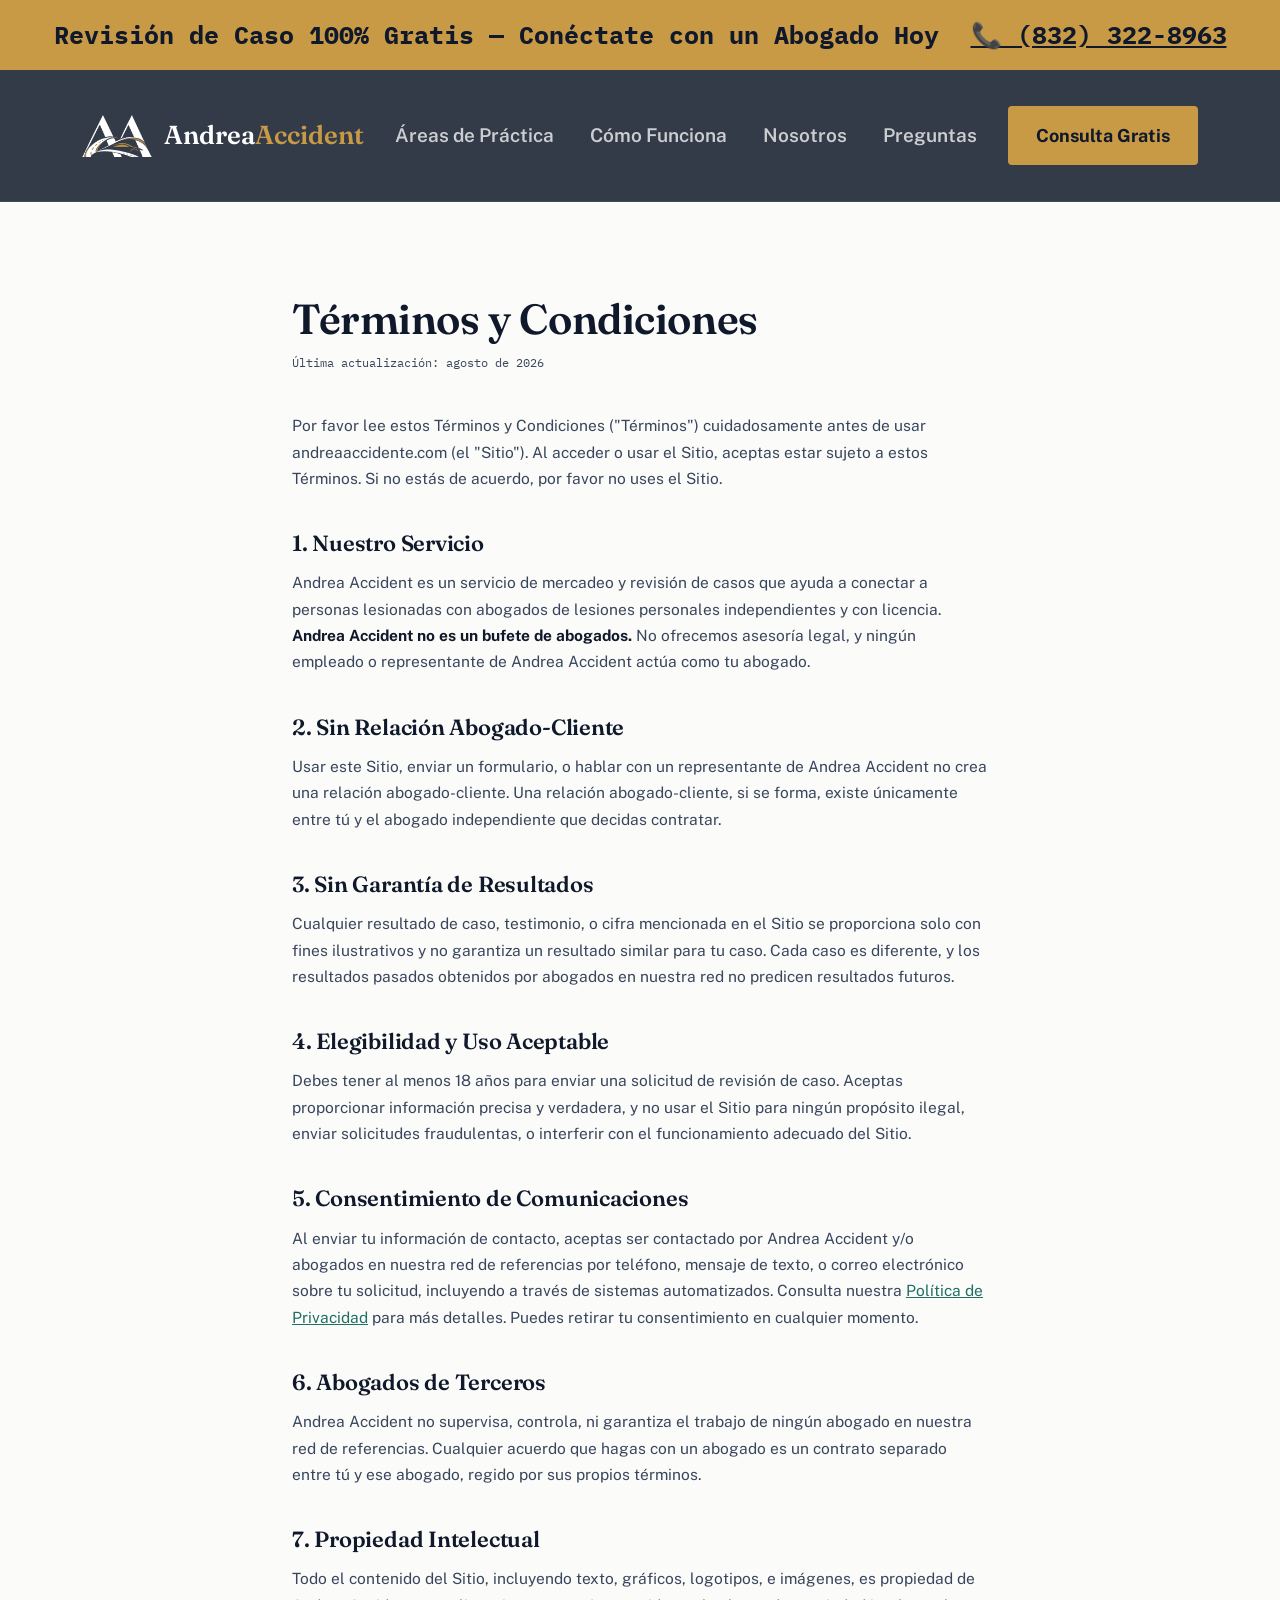
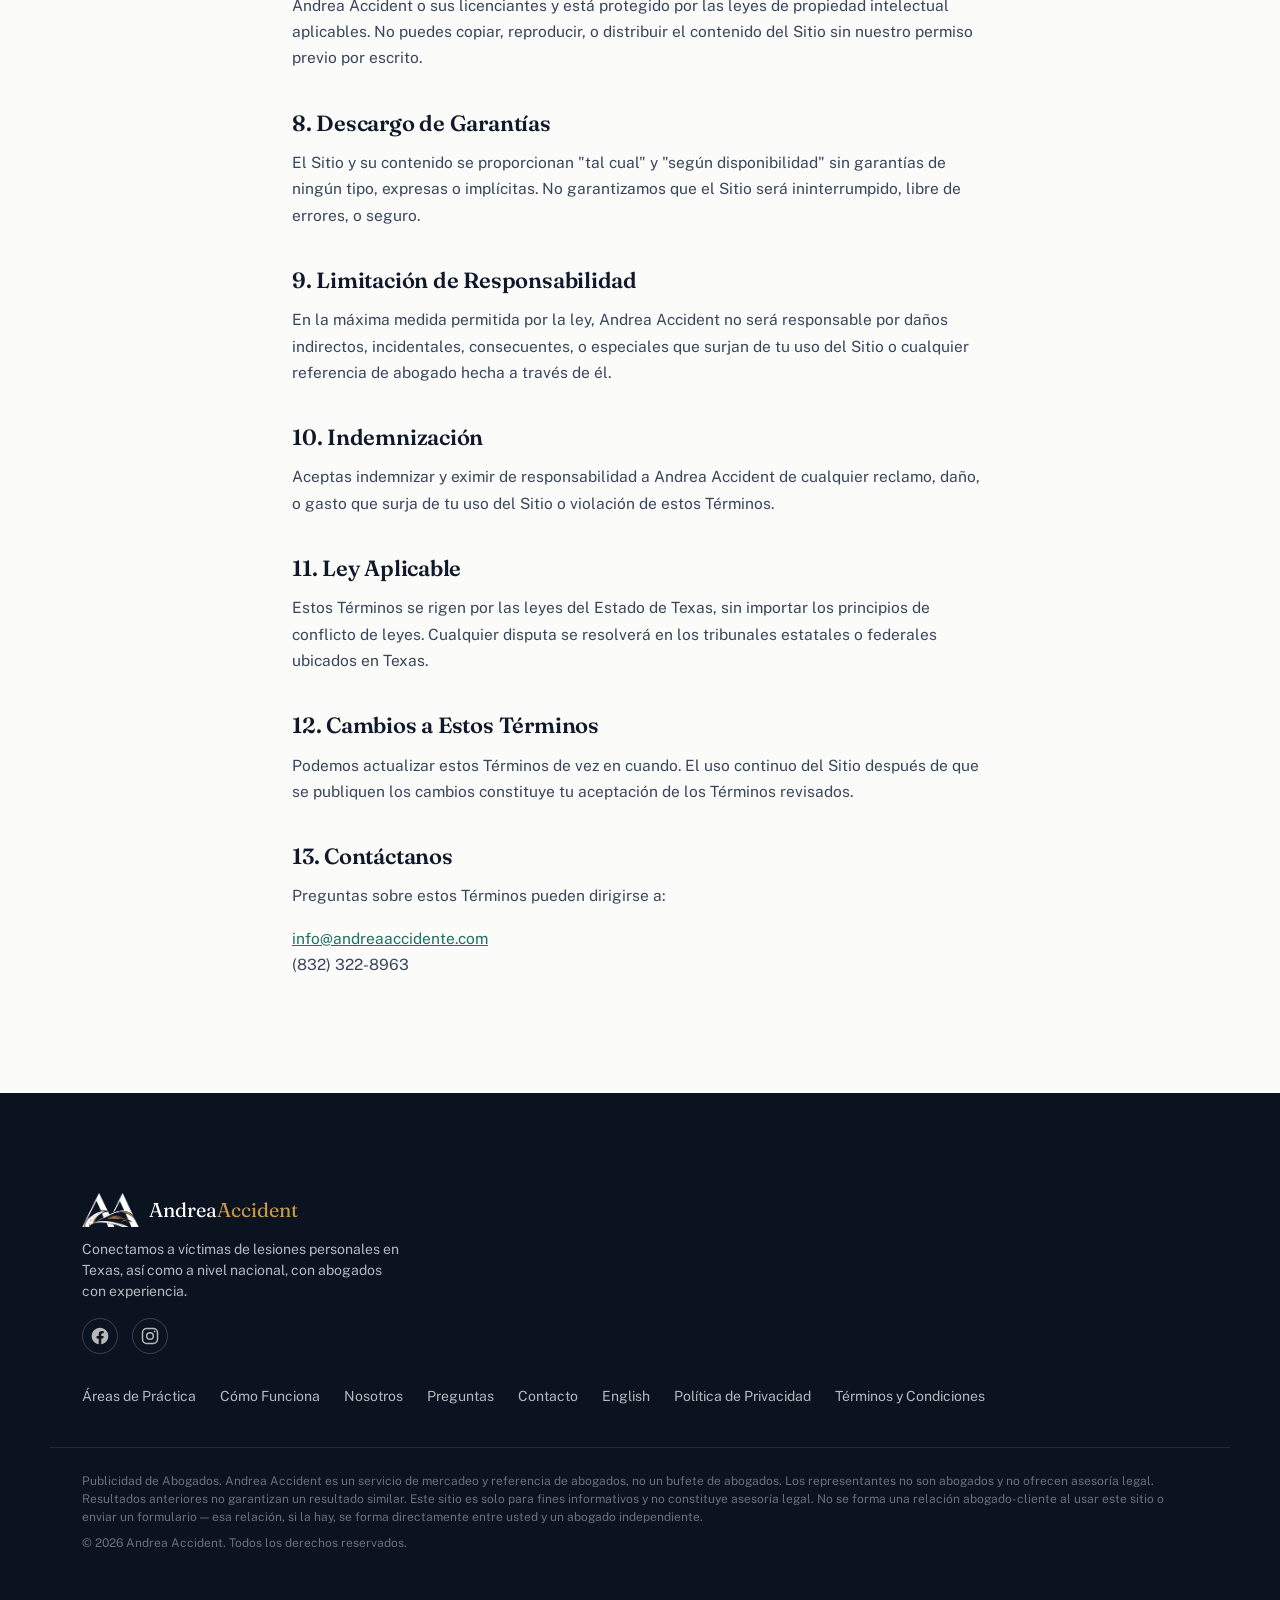
<file: terminos.html>
<!DOCTYPE html>
<html lang="es">
<head>
<meta charset="UTF-8" />
<meta name="viewport" content="width=device-width, initial-scale=1.0" />
<title>Términos y Condiciones | Andrea Accident</title>
<meta name="description" content="Términos y Condiciones para usar el sitio web y servicio de revisión de casos de Andrea Accident." />
<link rel="preconnect" href="https://fonts.googleapis.com">
<link rel="preconnect" href="https://fonts.gstatic.com" crossorigin>
<link href="https://fonts.googleapis.com/css2?family=Fraunces:opsz,wght@9..144,400;9..144,500;9..144,600;9..144,700&family=Public+Sans:wght@400;500;600;700;800&family=IBM+Plex+Mono:wght@500&display=swap" rel="stylesheet">
<link rel="stylesheet" href="styles.css" />
</head>
<body class="legal-page">

<!-- UTILITY BAR -->
<div class="utility-bar">
  <span>Revisión de Caso 100% Gratis — Conéctate con un Abogado Hoy</span>
  <a href="tel:+18323228963">📞 (832) 322-8963</a>
</div>

<!-- NAV -->
<header class="nav" id="nav">
  <div class="nav-inner">
    <a href="/" class="nav-logo">
      <img src="assets/logo-icon-white.png" class="logo-icon" alt="" />
      <span class="logo-text">Andrea<span class="logo-accent">Accident</span></span>
    </a>
    <nav class="nav-links">
      <a href="/#practice-areas">Áreas de Práctica</a>
      <a href="/#journey">Cómo Funciona</a>
      <a href="/#about">Nosotros</a>
      <a href="/#faq">Preguntas</a>
    </nav>
    <a href="/#contact" class="nav-cta">Consulta Gratis</a>
  </div>
</header>

<div class="legal-content">
  <h1>Términos y Condiciones</h1>
  <span class="legal-updated">Última actualización: agosto de 2026</span>

  <p>Por favor lee estos Términos y Condiciones ("Términos") cuidadosamente antes de usar andreaaccidente.com (el "Sitio"). Al acceder o usar el Sitio, aceptas estar sujeto a estos Términos. Si no estás de acuerdo, por favor no uses el Sitio.</p>

  <h2>1. Nuestro Servicio</h2>
  <p>Andrea Accident es un servicio de mercadeo y revisión de casos que ayuda a conectar a personas lesionadas con abogados de lesiones personales independientes y con licencia. <strong>Andrea Accident no es un bufete de abogados.</strong> No ofrecemos asesoría legal, y ningún empleado o representante de Andrea Accident actúa como tu abogado.</p>

  <h2>2. Sin Relación Abogado-Cliente</h2>
  <p>Usar este Sitio, enviar un formulario, o hablar con un representante de Andrea Accident no crea una relación abogado-cliente. Una relación abogado-cliente, si se forma, existe únicamente entre tú y el abogado independiente que decidas contratar.</p>

  <h2>3. Sin Garantía de Resultados</h2>
  <p>Cualquier resultado de caso, testimonio, o cifra mencionada en el Sitio se proporciona solo con fines ilustrativos y no garantiza un resultado similar para tu caso. Cada caso es diferente, y los resultados pasados obtenidos por abogados en nuestra red no predicen resultados futuros.</p>

  <h2>4. Elegibilidad y Uso Aceptable</h2>
  <p>Debes tener al menos 18 años para enviar una solicitud de revisión de caso. Aceptas proporcionar información precisa y verdadera, y no usar el Sitio para ningún propósito ilegal, enviar solicitudes fraudulentas, o interferir con el funcionamiento adecuado del Sitio.</p>

  <h2>5. Consentimiento de Comunicaciones</h2>
  <p>Al enviar tu información de contacto, aceptas ser contactado por Andrea Accident y/o abogados en nuestra red de referencias por teléfono, mensaje de texto, o correo electrónico sobre tu solicitud, incluyendo a través de sistemas automatizados. Consulta nuestra <a href="/politica-de-privacidad.html">Política de Privacidad</a> para más detalles. Puedes retirar tu consentimiento en cualquier momento.</p>

  <h2>6. Abogados de Terceros</h2>
  <p>Andrea Accident no supervisa, controla, ni garantiza el trabajo de ningún abogado en nuestra red de referencias. Cualquier acuerdo que hagas con un abogado es un contrato separado entre tú y ese abogado, regido por sus propios términos.</p>

  <h2>7. Propiedad Intelectual</h2>
  <p>Todo el contenido del Sitio, incluyendo texto, gráficos, logotipos, e imágenes, es propiedad de Andrea Accident o sus licenciantes y está protegido por las leyes de propiedad intelectual aplicables. No puedes copiar, reproducir, o distribuir el contenido del Sitio sin nuestro permiso previo por escrito.</p>

  <h2>8. Descargo de Garantías</h2>
  <p>El Sitio y su contenido se proporcionan "tal cual" y "según disponibilidad" sin garantías de ningún tipo, expresas o implícitas. No garantizamos que el Sitio será ininterrumpido, libre de errores, o seguro.</p>

  <h2>9. Limitación de Responsabilidad</h2>
  <p>En la máxima medida permitida por la ley, Andrea Accident no será responsable por daños indirectos, incidentales, consecuentes, o especiales que surjan de tu uso del Sitio o cualquier referencia de abogado hecha a través de él.</p>

  <h2>10. Indemnización</h2>
  <p>Aceptas indemnizar y eximir de responsabilidad a Andrea Accident de cualquier reclamo, daño, o gasto que surja de tu uso del Sitio o violación de estos Términos.</p>

  <h2>11. Ley Aplicable</h2>
  <p>Estos Términos se rigen por las leyes del Estado de Texas, sin importar los principios de conflicto de leyes. Cualquier disputa se resolverá en los tribunales estatales o federales ubicados en Texas.</p>

  <h2>12. Cambios a Estos Términos</h2>
  <p>Podemos actualizar estos Términos de vez en cuando. El uso continuo del Sitio después de que se publiquen los cambios constituye tu aceptación de los Términos revisados.</p>

  <h2>13. Contáctanos</h2>
  <p>Preguntas sobre estos Términos pueden dirigirse a:</p>
  <p><a href="mailto:info@andreaaccidente.com">info@andreaaccidente.com</a><br />(832) 322-8963</p>
</div>

<!-- FOOTER -->
<footer class="footer">
  <div class="section-inner footer-grid">
    <div>
      <div class="footer-logo">
        <img src="assets/logo-icon-white.png" class="logo-icon" alt="" />
        <span class="logo-text">Andrea<span class="logo-accent">Accident</span></span>
      </div>
      <p>Conectamos a víctimas de lesiones personales en Texas, así como a nivel nacional, con abogados con experiencia.</p>
      <div class="footer-social">
        <a href="https://facebook.com/andrea.esparza.146" target="_blank" rel="noopener" aria-label="Facebook">
          <svg width="20" height="20" viewBox="0 0 24 24" fill="currentColor"><path d="M22 12.06C22 6.5 17.52 2 12 2S2 6.5 2 12.06c0 5.02 3.66 9.18 8.44 9.94v-7.03H7.9v-2.91h2.54V9.85c0-2.51 1.49-3.9 3.77-3.9 1.09 0 2.24.2 2.24.2v2.46h-1.26c-1.24 0-1.63.77-1.63 1.56v1.88h2.78l-.44 2.91h-2.34V22c4.78-.76 8.44-4.92 8.44-9.94z"/></svg>
        </a>
        <a href="https://instagram.com/e.andreaa" target="_blank" rel="noopener" aria-label="Instagram">
          <svg width="20" height="20" viewBox="0 0 24 24" fill="none" stroke="currentColor" stroke-width="1.8"><rect x="3" y="3" width="18" height="18" rx="5"/><circle cx="12" cy="12" r="4"/><circle cx="17.5" cy="6.5" r="1" fill="currentColor" stroke="none"/></svg>
        </a>
      </div>
    </div>
    <div class="footer-links">
      <a href="/#practice-areas">Áreas de Práctica</a>
      <a href="/#journey">Cómo Funciona</a>
      <a href="/#about">Nosotros</a>
      <a href="/#faq">Preguntas</a>
      <a href="/#contact">Contacto</a>
      <a href="https://andreaaccident.com">English</a>
      <a href="/politica-de-privacidad.html">Política de Privacidad</a>
      <a href="/terminos.html">Términos y Condiciones</a>
    </div>
  </div>
  <div class="footer-legal">
    <p>Publicidad de Abogados. Andrea Accident es un servicio de mercadeo y referencia de abogados, no un bufete de abogados. Los representantes no son abogados y no ofrecen asesoría legal. Resultados anteriores no garantizan un resultado similar. Este sitio es solo para fines informativos y no constituye asesoría legal. No se forma una relación abogado-cliente al usar este sitio o enviar un formulario — esa relación, si la hay, se forma directamente entre usted y un abogado independiente.</p>
    <p>&copy; <span id="year"></span> Andrea Accident. Todos los derechos reservados.</p>
  </div>
</footer>

<script src="script.js"></script>
</body>
</html>
</file>
<file: styles.css>
/* ===== TOKENS ===== */
:root {
  --ink: #10192B;
  --ink-soft: #38455C;
  --fog: #EAEDEA;
  --fog-deep: #DDE2DD;
  --paper: #FBFBF9;
  --amber: #C99A45;
  --amber-deep: #A87E32;
  --teal: #1F6F63;
  --teal-deep: #164F46;
  --line: rgba(16, 25, 43, 0.1);

  --display: 'Fraunces', serif;
  --body: 'Public Sans', sans-serif;
  --mono: 'IBM Plex Mono', monospace;

  --max: 1180px;
}

* { box-sizing: border-box; margin: 0; padding: 0; }
html { scroll-behavior: smooth; }
body {
  font-family: var(--body);
  color: var(--ink);
  background: var(--paper);
  line-height: 1.5;
  -webkit-font-smoothing: antialiased;
}
img { max-width: 100%; display: block; }
a { color: inherit; text-decoration: none; }
h1, h2, h3 { font-family: var(--display); font-weight: 600; line-height: 1.1; letter-spacing: -0.01em; }
.section-inner { max-width: var(--max); margin: 0 auto; padding: 100px 32px; }

.eyebrow {
  font-family: var(--mono);
  font-size: 12px;
  letter-spacing: 0.12em;
  text-transform: uppercase;
  color: var(--amber);
  margin-bottom: 16px;
  display: block;
}
.eyebrow-dark { color: var(--teal); }

.btn {
  display: inline-flex;
  align-items: center;
  gap: 10px;
  padding: 16px 30px;
  border-radius: 4px;
  font-weight: 700;
  font-size: 15px;
  border: 1px solid transparent;
  cursor: pointer;
  transition: transform 0.15s ease, box-shadow 0.15s ease, background 0.15s ease;
}
.btn-primary {
  background: var(--amber);
  color: var(--ink);
}
.btn-primary:hover { background: var(--amber-deep); transform: translateY(-1px); box-shadow: 0 8px 20px rgba(201,154,69,0.35); }
.btn-ghost {
  border-color: rgba(255,255,255,0.3);
  color: #fff;
}
.btn-ghost:hover { border-color: #fff; background: rgba(255,255,255,0.08); }
.btn-full { width: 100%; justify-content: center; }

/* ===== UTILITY BAR ===== */
.utility-bar {
  position: fixed;
  top: 0; left: 0; right: 0;
  z-index: 101;
  background: var(--amber);
  color: var(--ink);
  font-family: var(--mono);
  font-size: 25px;
  font-weight: 700;
  display: flex;
  align-items: center;
  justify-content: center;
  gap: 32px;
  padding: 16px 40px;
  flex-wrap: wrap;
  text-align: center;
}
.utility-bar a { text-decoration: underline; }

/* ===== NAV ===== */
.nav {
  position: fixed;
  top: var(--utility-h, 66px); left: 0; right: 0;
  z-index: 100;
  background: rgba(16, 25, 43, 0.85);
  backdrop-filter: blur(10px);
  border-bottom: 1px solid rgba(255,255,255,0.08);
}
.nav-inner {
  max-width: var(--max);
  margin: 0 auto;
  padding: 36px 32px;
  display: flex;
  align-items: center;
  justify-content: space-between;
}
.nav-logo {
  display: flex;
  align-items: center;
  gap: 12px;
}
.nav-logo .logo-icon {
  height: 42px;
  width: auto;
  display: block;
}
.nav-logo .logo-text {
  font-family: var(--display);
  font-size: 26px;
  font-weight: 600;
  color: #fff;
  white-space: nowrap;
}
.nav-logo .logo-text .logo-accent { color: var(--amber); }
.nav-links { display: flex; gap: 36px; }
.nav-links a { color: rgba(255,255,255,0.75); font-size: 19px; font-weight: 600; transition: color 0.15s; }
.nav-links a:hover { color: #fff; }
.nav-cta {
  background: var(--amber);
  color: var(--ink);
  padding: 16px 28px;
  border-radius: 4px;
  font-size: 18px;
  font-weight: 700;
}
.nav-cta:hover { background: var(--amber-deep); }

/* ===== HERO ===== */
.hero {
  position: relative;
  background: var(--ink);
  color: #fff;
  padding-top: 34px;
  overflow: hidden;
}
.hero-video-bg {
  position: absolute;
  inset: 0;
  width: 100%;
  height: 100%;
  object-fit: cover;
  z-index: 0;
}
.hero-video-overlay {
  position: absolute;
  inset: 0;
  background: linear-gradient(180deg, rgba(16,25,43,0.78) 0%, rgba(16,25,43,0.88) 55%, #10192B 100%);
  z-index: 1;
}
@media (max-width: 700px) {
  .hero-video-bg { display: none; }
  .hero-video-overlay { background: linear-gradient(180deg, rgba(16,25,43,0.55) 0%, rgba(16,25,43,0.85) 55%, #10192B 100%), url('assets/hero-video-poster.jpg'); background-size: cover; background-position: center 60%; }
}
.hero-inner {
  max-width: var(--max);
  margin: 0 auto;
  padding: calc(var(--utility-h, 66px) + var(--nav-h, 116px) + 60px) 32px 100px;
  position: relative;
  z-index: 2;
}
.hero-inner-split {
  display: grid;
  grid-template-columns: 1.2fr 0.8fr;
  gap: 56px;
  align-items: center;
  max-width: var(--max);
}
.hero h1 {
  font-size: clamp(36px, 5vw, 58px);
  margin-bottom: 24px;
  color: var(--amber);
}
.hero-h1-sub {
  display: block;
  font-size: 0.42em;
  color: #fff;
  font-weight: 500;
  margin-top: 6px;
  letter-spacing: -0.01em;
}
.hero-sub {
  font-size: 18px;
  color: rgba(255,255,255,0.75);
  max-width: 520px;
  margin-bottom: 32px;
}
.hero-actions { display: flex; gap: 16px; flex-wrap: wrap; margin-bottom: 28px; }
.hero-tags { display: flex; gap: 10px; flex-wrap: wrap; }
.hero-tags span {
  font-family: var(--mono);
  font-size: 11.5px;
  text-transform: uppercase;
  letter-spacing: 0.04em;
  padding: 6px 12px;
  border: 1px solid rgba(255,255,255,0.2);
  border-radius: 20px;
  color: rgba(255,255,255,0.75);
}
.hero-photo-placeholder {
  aspect-ratio: 4/5;
  border-radius: 8px;
  overflow: hidden;
  border: 1px solid rgba(255,255,255,0.15);
}
.hero-photo-placeholder img {
  width: 100%;
  height: 100%;
  object-fit: cover;
  object-position: top center;
  display: block;
}

/* ===== RESULTS ===== */
.results { background: var(--fog); }
.results-grid {
  display: grid;
  grid-template-columns: repeat(auto-fit, minmax(220px, 260px));
  justify-content: center;
  gap: 20px;
  margin-top: 40px;
}
.result-card {
  background: var(--paper);
  border-radius: 8px;
  padding: 28px 22px;
  text-align: center;
  border-top: 3px solid var(--amber);
}
.result-amount {
  font-family: var(--display);
  font-size: 32px;
  font-weight: 700;
  color: var(--teal);
  margin-bottom: 8px;
}
.result-type { font-size: 13.5px; color: var(--ink-soft); }
.results-disclaimer { font-size: 12px; color: var(--ink-soft); margin-top: 24px; opacity: 0.7; }

/* ===== ATTORNEY QUOTE ===== */
.attorney-quote {
  margin-top: 32px;
  padding: 24px;
  background: var(--fog);
  border-left: 3px solid var(--teal);
  border-radius: 4px;
  font-family: var(--display);
  font-style: italic;
  font-size: 16.5px;
  color: var(--ink);
}

.hero-line {
  position: absolute;
  right: -60px;
  top: 0;
  bottom: 0;
  width: 500px;
  z-index: 1;
  opacity: 0.3;
}
.hero-line svg { width: 100%; height: 100%; }

/* ===== PRACTICE AREAS ===== */
.cards-grid {
  display: grid;
  grid-template-columns: repeat(3, 1fr);
  gap: 24px;
  margin-top: 48px;
}
.card {
  background: var(--fog);
  border: 1px solid var(--line);
  border-radius: 8px;
  padding: 32px;
  transition: transform 0.2s ease, box-shadow 0.2s ease;
}
.card:hover { transform: translateY(-4px); box-shadow: 0 12px 30px rgba(16,25,43,0.08); }
.card-icon { font-size: 28px; margin-bottom: 16px; }
.card h3 { font-size: 19px; margin-bottom: 8px; }
.card p { color: var(--ink-soft); font-size: 15px; }

/* ===== JOURNEY ===== */
.journey {
  background:
    linear-gradient(180deg, rgba(16,25,43,0.85) 0%, rgba(16,25,43,0.92) 60%, #10192B 100%),
    url('assets/houston-skyline-opt.webp');
  background-size: cover;
  background-position: center 55%;
  color: #fff;
  position: relative;
}
.journey .eyebrow { color: var(--amber); }
.journey-title {
  font-size: clamp(28px, 3.5vw, 40px);
  max-width: 640px;
  margin-bottom: 56px;
}
.journey-track { position: relative; }
.journey-svg { width: 100%; height: 60px; margin-bottom: -20px; display: block; }
.journey-steps {
  display: grid;
  grid-template-columns: repeat(4, 1fr);
  gap: 24px;
}
.step-marker {
  width: 40px; height: 40px;
  border-radius: 50%;
  background: var(--amber);
  color: var(--ink);
  display: flex; align-items: center; justify-content: center;
  font-family: var(--mono);
  font-weight: 700;
  margin-bottom: 20px;
}
.step h3 { font-size: 18px; margin-bottom: 10px; }
.step p { color: rgba(255,255,255,0.65); font-size: 14.5px; }

/* ===== ABOUT ===== */
.about-grid {
  display: grid;
  grid-template-columns: 0.8fr 1.2fr;
  gap: 64px;
  align-items: center;
}
.photo-placeholder {
  aspect-ratio: 3/4;
  background: var(--fog);
  border: 1px dashed var(--ink-soft);
  border-radius: 8px;
  display: flex; align-items: center; justify-content: center;
  color: var(--ink-soft);
  font-family: var(--mono);
  font-size: 13px;
  overflow: hidden;
}
.photo-placeholder img {
  width: 100%;
  height: 100%;
  object-fit: cover;
  object-position: top center;
  border-radius: 8px;
}
.about-photo-caption {
  margin-top: 14px;
  text-align: center;
  font-size: 13px;
  color: var(--ink-soft);
}
.about-photo-caption strong { color: var(--ink); display: block; font-size: 15px; margin-bottom: 2px; }
.about-content h2 { font-size: 34px; margin-bottom: 20px; }
.about-text { color: var(--ink-soft); font-size: 16px; margin-bottom: 32px; }
.about-stats { display: flex; gap: 40px; }
.about-stats strong { font-family: var(--display); font-size: 28px; display: block; color: var(--teal); }
.about-stats span { font-size: 13px; color: var(--ink-soft); text-transform: uppercase; letter-spacing: 0.04em; }

/* ===== TESTIMONIALS ===== */
.testimonials { background: var(--fog); }
.testimonial-grid {
  display: grid;
  grid-template-columns: repeat(3, 1fr);
  gap: 24px;
  margin-top: 48px;
}
.testimonial-card {
  background: var(--paper);
  border-radius: 8px;
  padding: 32px;
  border-left: 3px solid var(--amber);
}
.testimonial-card p { font-style: italic; margin-bottom: 20px; color: var(--ink); }
.testimonial-author { font-size: 13px; color: var(--ink-soft); font-weight: 600; }

/* ===== FAQ ===== */
.faq-list { margin-top: 40px; border-top: 1px solid var(--line); }
.faq-item { border-bottom: 1px solid var(--line); }
.faq-question {
  width: 100%;
  background: none;
  border: none;
  text-align: left;
  padding: 22px 0;
  font-family: var(--body);
  font-size: 17px;
  font-weight: 600;
  color: var(--ink);
  display: flex;
  justify-content: space-between;
  align-items: center;
  cursor: pointer;
}
.faq-toggle { font-family: var(--mono); color: var(--amber); font-size: 20px; transition: transform 0.2s ease; }
.faq-item.open .faq-toggle { transform: rotate(45deg); }
.faq-answer {
  max-height: 0;
  overflow: hidden;
  transition: max-height 0.25s ease;
}
.faq-item.open .faq-answer { max-height: 200px; }
.faq-answer p { padding-bottom: 22px; color: var(--ink-soft); max-width: 640px; }

/* ===== CONTACT ===== */
.contact { background: var(--ink); color: #fff; }
.contact-grid {
  display: grid;
  grid-template-columns: 1fr 1fr;
  gap: 64px;
}
.contact h2 { font-size: 32px; margin: 8px 0 16px; }
.contact-sub { color: rgba(255,255,255,0.65); margin-bottom: 40px; }
.contact-detail { margin-bottom: 20px; }
.contact-detail strong { display: block; font-size: 12px; text-transform: uppercase; letter-spacing: 0.06em; color: var(--amber); margin-bottom: 4px; }
.contact-detail a, .contact-detail span { font-size: 17px; }

.contact-form { background: #fff; border-radius: 10px; padding: 32px; }
.contact-form label {
  display: block;
  font-size: 13px;
  font-weight: 600;
  color: var(--ink-soft);
  margin-bottom: 16px;
}
.contact-form input, .contact-form textarea, .contact-form select {
  width: 100%;
  margin-top: 6px;
  padding: 12px 14px;
  border: 1px solid var(--line);
  border-radius: 5px;
  font-family: var(--body);
  font-size: 15px;
  color: var(--ink);
  resize: vertical;
  background: #fff;
}
.contact-form input:focus, .contact-form textarea:focus, .contact-form select:focus {
  outline: 2px solid var(--teal);
  outline-offset: 1px;
}
.form-disclaimer { font-size: 12px; color: var(--ink-soft); margin-top: 14px; font-weight: 400; }
.form-success {
  text-align: center;
  padding: 24px 0;
  font-family: var(--display);
  font-size: 18px;
  color: var(--ink);
  line-height: 1.5;
}

/* ===== FOOTER ===== */
.footer { background: #0B1220; color: rgba(255,255,255,0.7); }
.footer-grid {
  display: flex;
  justify-content: space-between;
  flex-wrap: wrap;
  gap: 32px;
  padding-bottom: 40px;
}
.footer-logo {
  display: flex;
  align-items: center;
  gap: 10px;
  margin-bottom: 12px;
}
.footer-logo .logo-icon {
  height: 34px;
  width: auto;
  display: block;
}
.footer-logo .logo-text {
  font-family: var(--display);
  font-size: 20px;
  color: #fff;
}
.footer-logo .logo-text .logo-accent { color: var(--amber); }
.footer-grid p { max-width: 320px; font-size: 14px; }
.footer-social {
  display: flex;
  gap: 14px;
  margin-top: 16px;
}
.footer-social a {
  display: flex;
  align-items: center;
  justify-content: center;
  width: 36px;
  height: 36px;
  border-radius: 50%;
  border: 1px solid rgba(255,255,255,0.2);
  color: rgba(255,255,255,0.7);
  transition: color 0.15s ease, border-color 0.15s ease;
}
.footer-social a:hover {
  color: var(--amber);
  border-color: var(--amber);
}
.footer-links { display: flex; gap: 24px; flex-wrap: wrap; align-self: flex-start; }
.footer-links a { font-size: 14px; }
.footer-links a:hover { color: #fff; }
.footer-legal {
  border-top: 1px solid rgba(255,255,255,0.1);
  max-width: var(--max);
  margin: 0 auto;
  padding: 24px 32px 40px;
  font-size: 12px;
  color: rgba(255,255,255,0.4);
}
.footer-legal p { margin-bottom: 8px; }

/* ===== LEGAL PAGES ===== */
.legal-page { background: var(--paper); padding-top: 34px; }
.legal-content { max-width: 760px; margin: 0 auto; padding: calc(var(--utility-h, 66px) + var(--nav-h, 116px) + 60px) 32px 100px; }
.legal-content h1 { font-size: clamp(30px, 4vw, 42px); margin-bottom: 12px; color: var(--ink); }
.legal-content .legal-updated { font-family: var(--mono); font-size: 12px; color: var(--ink-soft); margin-bottom: 40px; display: block; }
.legal-content h2 { font-size: 22px; margin: 40px 0 14px; color: var(--ink); }
.legal-content p { color: var(--ink-soft); font-size: 15.5px; line-height: 1.7; margin-bottom: 16px; }
.legal-content ul { color: var(--ink-soft); font-size: 15.5px; line-height: 1.7; margin: 0 0 16px 20px; }
.legal-content li { margin-bottom: 8px; }
.legal-content a { color: var(--teal); text-decoration: underline; }
.legal-content strong { color: var(--ink); }

/* ===== RESPONSIVE ===== */
@media (max-width: 900px) {
  .nav-links { display: none; }
  .cards-grid { grid-template-columns: 1fr 1fr; }
  .journey-steps { grid-template-columns: 1fr 1fr; }
  .about-grid { grid-template-columns: 1fr; }
  .testimonial-grid { grid-template-columns: 1fr; }
  .contact-grid { grid-template-columns: 1fr; }
  .hero-line { display: none; }
  .hero-inner-split { grid-template-columns: 1fr; }
  .hero-photo-placeholder { max-width: 320px; }
  .results-grid { grid-template-columns: 1fr 1fr; }
}
@media (max-width: 560px) {
  .cards-grid { grid-template-columns: 1fr; }
  .journey-steps { grid-template-columns: 1fr; }
  .section-inner { padding: 64px 20px; }
  .hero-inner { padding-left: 20px; padding-right: 20px; padding-bottom: 60px; }
  .hero-actions { flex-direction: column; align-items: stretch; }
  .hero-trust { gap: 24px; }
  .utility-bar { font-size: 15px; padding: 12px 16px; gap: 16px; }
  .nav-inner { padding: 20px 20px; }
  .nav-logo .logo-icon { height: 32px; }
  .nav-logo .logo-text { font-size: 20px; }
  .nav-cta { font-size: 14px; padding: 12px 18px; }
  .results-grid { grid-template-columns: 1fr; }
}

@media (prefers-reduced-motion: reduce) {
  html { scroll-behavior: auto; }
  * { transition: none !important; }
}
</file>
